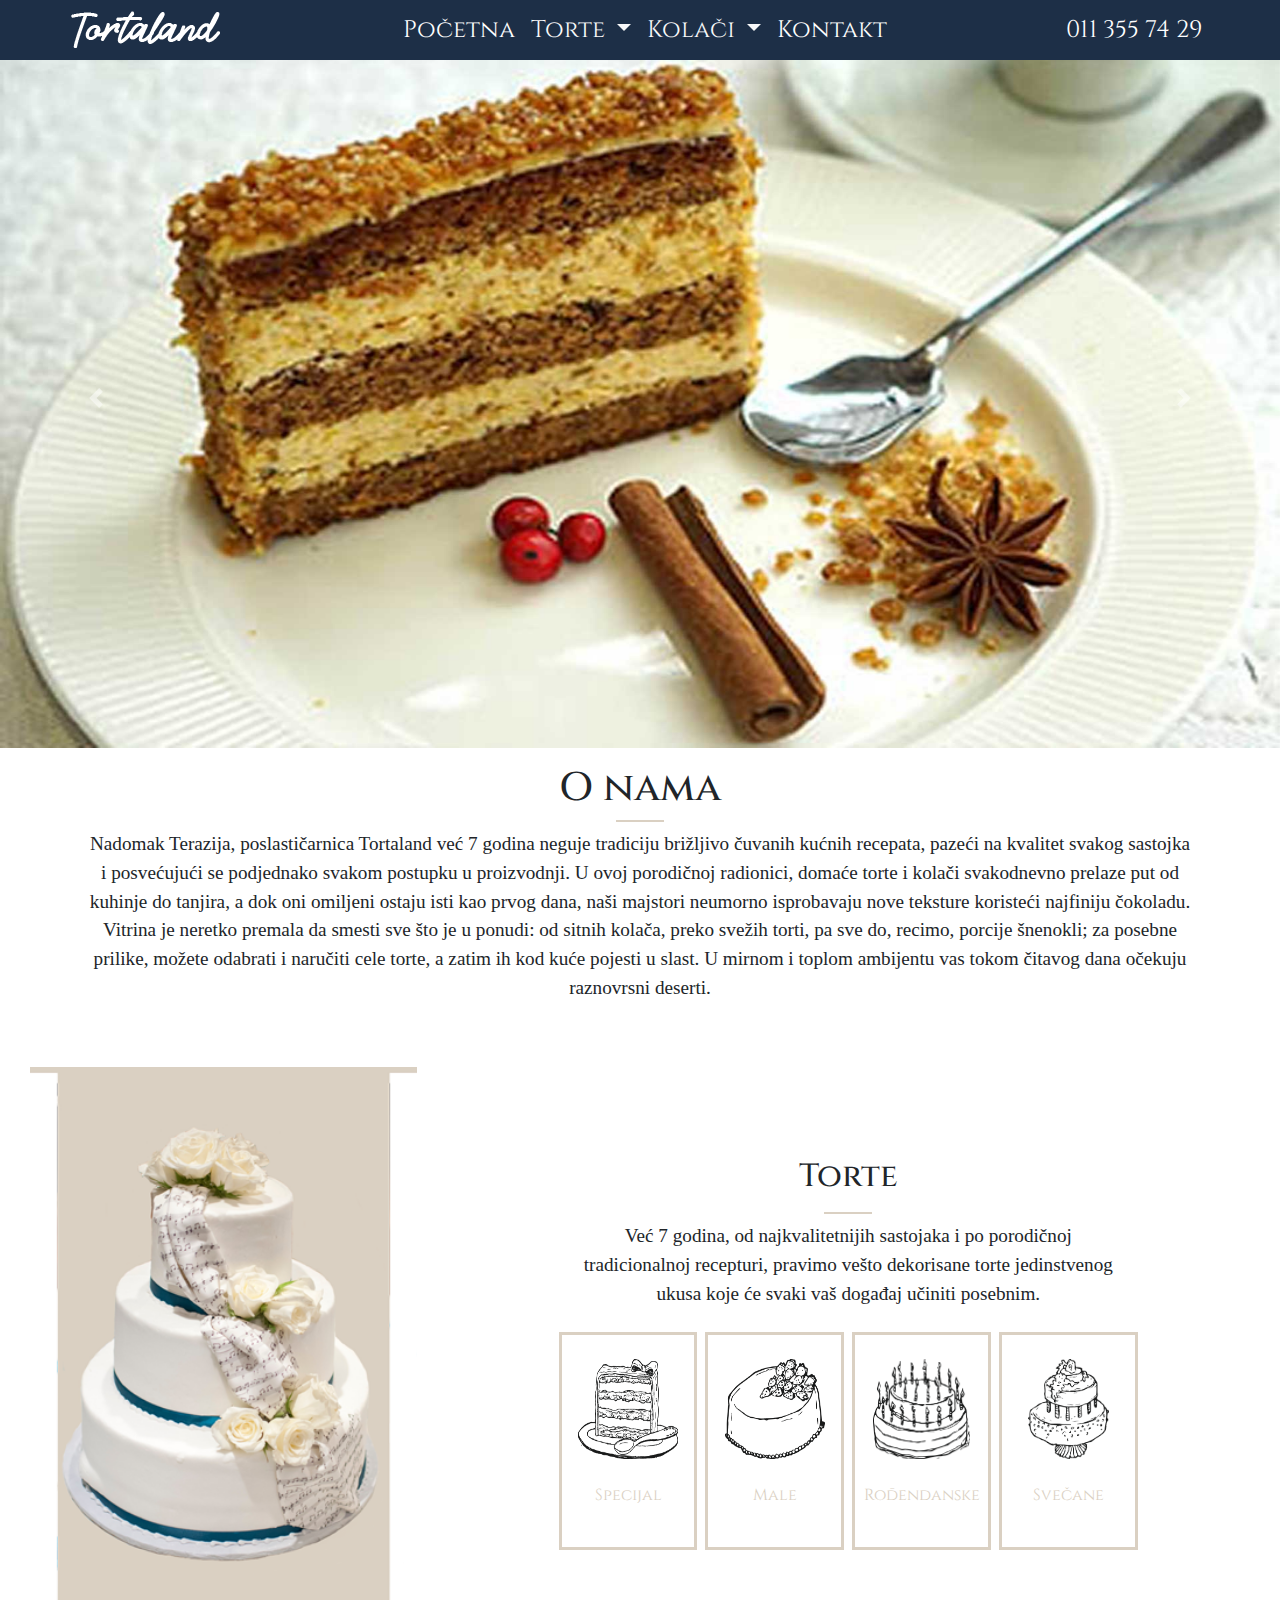
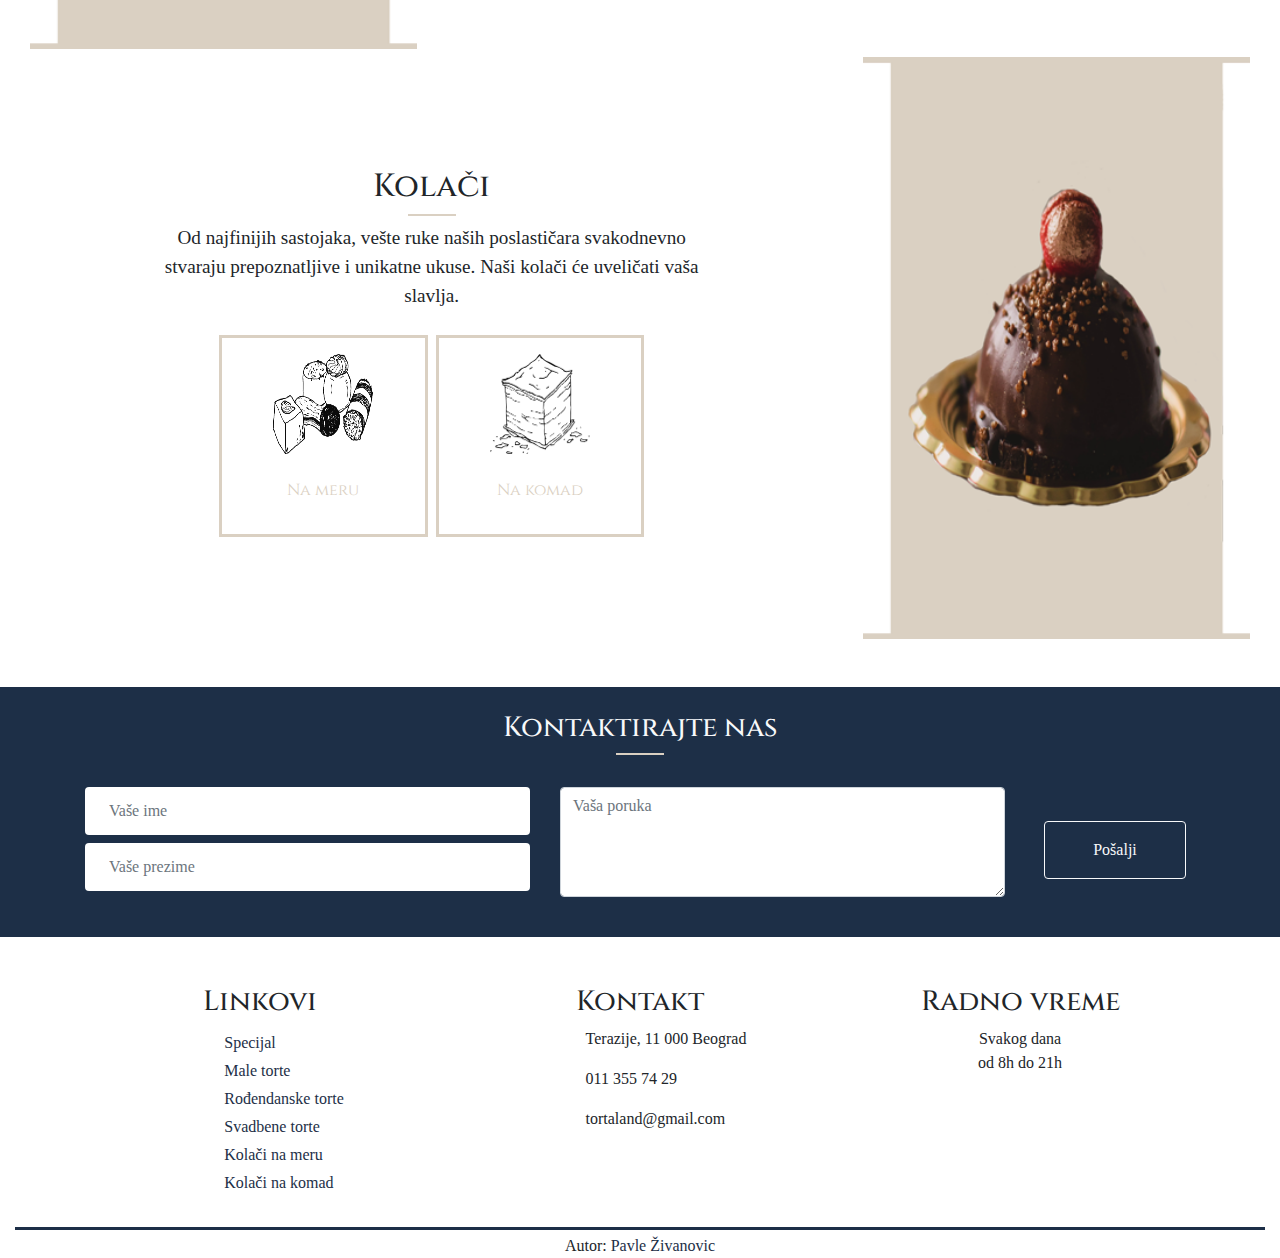
<file: index.html>
<!DOCTYPE html>
<html lang="en">
<head>
    <meta name="description" content="Poslastičarnica Tortaland bavi se izradom torti i kolača po vašoj želji. Nudimo izradu malih torti, rođendanskih torti, svadbenih i svečanih torti."/>
    <meta name="keywords" content="Tortaland, poslastičarnica, torte, kolači"/>
    <meta charset="UTF-8"/>
    <meta name="viewport" content="width=device-width, initial-scale=1.0"/>
    <meta http-equiv="X-UA-Compatible" content="ie=edge"/>
    <title>Početna | Tortaland | Poslastičarnica</title>
    <link rel="shortcut icon" href="img/logo.ico" type="image/x-icon"/>
    <link rel="stylesheet" href="bt/css/bootstrap.min.css"/>
    <link rel="stylesheet" href="css/style.min.css"/>
    <link href="https://fonts.googleapis.com/css?family=Cinzel&display=swap" rel="stylesheet">
    <link rel="stylesheet" href="https://use.fontawesome.com/releases/v5.9.0/css/all.css" integrity="sha384-i1LQnF23gykqWXg6jxC2ZbCbUMxyw5gLZY6UiUS98LYV5unm8GWmfkIS6jqJfb4E" crossorigin="anonymous">
    <script src="https://code.jquery.com/jquery-3.3.1.slim.min.js" integrity="sha384-q8i/X+965DzO0rT7abK41JStQIAqVgRVzpbzo5smXKp4YfRvH+8abtTE1Pi6jizo" crossorigin="anonymous"></script>
    <script src="https://cdnjs.cloudflare.com/ajax/libs/popper.js/1.14.7/umd/popper.min.js" integrity="sha384-UO2eT0CpHqdSJQ6hJty5KVphtPhzWj9WO1clHTMGa3JDZwrnQq4sF86dIHNDz0W1" crossorigin="anonymous"></script>
</head>
<body>
<div class="container-fluid pozadina fixed-top">
        <nav class="navbar navbar-expand-lg navbar-dark container np">
            <a class="navbar-brand" href="index.html"><img src="img/logo2.png" alt="Logo"></a>
            <button class="navbar-toggler border border-light" type="button" data-toggle="collapse" data-target="#navbarNavDropdown" aria-controls="navbarNavDropdown" aria-expanded="false" aria-label="Toggle navigation">
              <span class="navbar-toggler-icon">
              </span>
            </button>
            <div class="collapse navbar-collapse" id="navbarNavDropdown">
              <ul class="navbar-nav ml-lg-auto ml-md-0">
                <li class="nav-item active">
                  <a class="nav-link tekst pt-3 pt-sm-0 pt-md-0 pt-lg-0 pt-xl-0" href="#">Početna<span class="sr-only">(current)</span></a>
                </li>
                <li class="nav-item dropdown">
                    <a class="nav-link dropdown-toggle text-light tekst  pt-3 pt-sm-0 pt-md-0 pt-lg-0 pt-xl-0" href="#" id="navbarDropdownMenuLink" role="button" data-toggle="dropdown" aria-haspopup="true" aria-expanded="false">
                     Torte
                    </a>
                    <div class="dropdown-menu" aria-labelledby="navbarDropdownMenuLink">
                        <a class="dropdown-item tekst" href="specijal.html">Specijal</a>
                      <a class="dropdown-item tekst " href="maleTorte.html">Male </a>
                      <a class="dropdown-item tekst" href="rodjendanskeTorte.html">Rodjendanske </a>
                      <a class="dropdown-item tekst" href="svadbeneTorte.html">Svadbene </a>
                    </div>
                  </li>
                  <li class="nav-item dropdown">
                      <a class="nav-link dropdown-toggle text-light dp tekst   pt-3 pt-sm-0 pt-md-0 pt-lg-0 pt-xl-0" href="#" id="navbarDropdownMenuLink" role="button" data-toggle="dropdown" aria-haspopup="true" aria-expanded="false">
                        Kolači
                      </a>
                      <div class="dropdown-menu dp" aria-labelledby="navbarDropdownMenuLink">
                        <a class="dropdown-item tekst" href="kolaciNaMeru.html">Kolači na meru</a>
                        <a class="dropdown-item tekst" href="kolaciNaKomad.html">Kolači na komad</a>
                    </li>
                    <li class="nav-item active">
                        <a class="nav-link tekst pt-3 pt-sm-0 pt-md-0 pt-lg-0 pt-xl-0" href="kontakt.html">Kontakt</a>
                      </li>
                 
                     
                        </ul>
                        <ul class="navbar-nav ml-lg-auto ml-md-0">
                            <li class="nav-item active  pt-3 pt-sm-0 pt-md-0 pt-lg-0 pt-xl-0">
                                <a class="nav-link tekst" href="#"><i class="fas fa-phone-alt pr-1"></i> 011 355 74 29</a>
                             
                              </li>
                        </ul>
                    
            </div>
          </nav>
   
</div>

<div class="container-fluid np mt-5">
        <div id="carouselExampleControls" class="carousel slide" data-ride="carousel">
            <div class="carousel-inner">
               <div class="carousel-inner">
              <div class="carousel-item active">
                <img class="d-block w-100" src="img/1.jpg" alt="First slide">
              </div>
              <div class="carousel-item">
                  <img class="d-block w-100" src="img/2.jpg" alt="Second slide">
                </div>
                <div class="carousel-item">
                    <img class="d-block w-100" src="img/3.jpg" alt="Third slide">
                  </div>
           
           
            </div>
            <a class="carousel-control-prev" href="#carouselExampleControls" role="button" data-slide="prev">
              <span class="carousel-control-prev-icon" aria-hidden="true"></span>
              <span class="sr-only">Previous</span>
            </a>
            <a class="carousel-control-next" href="#carouselExampleControls" role="button" data-slide="next">
              <span class="carousel-control-next-icon" aria-hidden="true"></span>
              <span class="sr-only">Next</span>
            </a>
          </div>
    </div>
<div class="container">
  <div class="row">
    <div class="col-lg-12">
      <h1 class="text-center pt-3">O nama</h1>
      <div class="linija"></div>
      <p class="text-center tekstVeci">Nadomak Terazija, poslastičarnica Tortaland već 7 godina neguje tradiciju brižljivo čuvanih kućnih recepata, pazeći na kvalitet svakog sastojka i posvećujući se podjednako svakom postupku u proizvodnji. U ovoj porodičnoj radionici, domaće torte i kolači svakodnevno prelaze put od kuhinje do tanjira, a dok oni omiljeni ostaju isti kao prvog dana, naši majstori neumorno isprobavaju nove teksture koristeći najfiniju čokoladu. Vitrina je neretko premala da smesti sve što je u ponudi: od sitnih kolača, preko svežih torti, pa sve do, recimo, porcije šnenokli; za posebne prilike, možete odabrati i naručiti cele torte, a zatim ih kod kuće pojesti u slast. U mirnom i toplom ambijentu vas tokom čitavog dana očekuju raznovrsni deserti.</p>
    </div>
  </div>
</div>
<div class="container-fluid mt-5 mb-2">
  <div class="row">
   <div class="col-lg-4 d-none d-lg-block d-xl-block">
      <img src="img/torteee.png"class="w-100"alt="torte"/>
    </div>
    <div class="col-lg-8 col-md-12 mx-auto my-auto np">
        <div class="container mx-auto np">
          <div class="row mx-auto">
            <div class="col-lg-8 pr-1 pl-1 mx-auto my-auto">
              <h2 class="text-center mb-3 mx-auto">Torte</h2>
              <div class="linija"></div>
        <p class="text-center tekstVeci mx-auto mb-3">Već 7 godina, od najkvalitetnijih sastojaka i po porodičnoj tradicionalnoj recepturi, pravimo vešto dekorisane torte jedinstvenog ukusa koje će svaki vaš događaj učiniti posebnim.</p>
      </div>
      <div class="container">
                <div class="row mt-2 d-flex justify-content-center">
        <div class="col-lg-2 col-md-5 col-sm-10 col-xs-8 bordertk ml-2 mr-2 mt-2 np ml-md-1 mr-md-1 pt-4 pb-4 mt-md-3 mt-lg-0 mt-xl-0 mt-sm-2 my-sm-2 ">
            <a href="specijal.html" class="tik">
                        <div class="d-block text-center"><img src="img/torte1.png" alt="torte1" class="torte prva "/></div>
                         <div class="d-block pt-4"><p class="text-center ttk ">Specijal</p></div>
                        </a>
                        </div>
                   <div class="col-lg-2 col-md-5 col-sm-10 col-xs-8 bordertk ml-2 mr-2 mt-2 np ml-md-1 mr-md-1 pt-4 pb-4 mt-md-3 mt-lg-0 mt-xl-0 mt-sm-2 my-sm-2 ">
                      <a href="maleTorte.html" class="tik">
                     <div class="d-block text-center"><img src="img/torte4.png" alt="torte2" class="torte druga"/></div>
                      <div class="d-block pt-4"><p class="text-center ttk ">Male</p></div>
                    </a>
                    </div>
                   <div class="col-lg-2 col-md-5 col-sm-10 col-xs-8 bordertk ml-2 mr-2 mt-2 np ml-md-1 mr-md-1 pt-4 pb-4 mt-md-3 mt-lg-0 mt-xl-0 mt-sm-2 my-sm-2 ">
                      <a href="rodjendanskeTorte.html" class="tik">
                        <div class="d-block text-center"><img src="img/torte3.png" alt="torte3" class="torte "/></div>
                         <div class="d-block pt-4"><p class="text-center ttk ">Rođendanske</p></div>
                       </a>
                      </div>
                       <div class="col-lg-2 col-md-5 col-sm-10 col-xs-8 bordertk mt-2 ml-2 mr-2 np ml-md-1 mr-md-1 pt-4 pb-4 mt-md-3 mt-lg-0 mt-xl-0 mt-sm-2 my-sm-2  mt-xs-2">
                          <a href="svadbeneTorte.html" class="tik">
                          <div class="d-block text-center"><img src="img/torte2.png" alt="torte4" class="torte "/></div>
                           <div class="d-block pt-4"><p class="text-center ttk ">Svečane</p></div>
                          </a>
                          </div>
                </div> 
            </div>
          </div>
        </div>
    </div>

  </div>
</div>
<div class="container-fluid">
    <div class="row">
        <div class="col-lg-8  col-md-12 mx-auto my-auto np">
            <div class="container mx-auto np  mt-4">
                <div class="row mx-auto">
                  <div class="col-lg-8 pr-1 pl-1 mx-auto my-auto">
                    <h2 class="text-center mb-2 mx-auto">Kolači</h2>
                    <div class="linija"></div>
              <p class="text-center tekstVeci mx-auto mb-3">Od najfinijih sastojaka, vešte ruke naših poslastičara svakodnevno stvaraju prepoznatljive i unikatne ukuse. Naši kolači će uveličati vaša slavlja.</p>
            </div>
            <div class="container">
                      <div class="row mt-2 mt-md-0 d-flex justify-content-center">
                          <div class="col-lg-3 col-md-5 col-sm-10 bordertk mt-2 ml-2 mr-2 ml-md-1 mr-md-1 np pt-3 pb-3 mb-sm-3 mt-xs-2">
                              <a href="kolaciNaMeru.html" class="tik">
                            <div class="d-block text-center"><img src="img/kolaci1.png" alt="kolaci1" class="kolaci prva"/></div>
                               <div class="d-block pt-4"><p class="text-center ttk ">Na meru</p></div>
                              </a>
                             </div>
                          <div class="col-lg-3 col-md-5 col-sm-10 bordertk mt-2 ml-2 mr-2 ml-md-1 mr-md-1 np pt-3 pb-3 mb-sm-3 mt-xs-2">
                          <a href="kolaciNaKomad.html" class="tik">
                            <div class="d-block text-center"><img src="img/kolaci2.png" alt="kolaci2" class="kolaci prva"/></div>
                            <div class="d-block pt-4"><p class="text-center ttk">Na komad</p></div>
                          </a>
                          </div>
                      </div> 
                  </div>
                </div>
              </div>
        
         </div>
         <div class="col-lg-4 d-none d-lg-block d-xl-block">
              
          <img src="img/kolaci-pocetna1.png"class="w-100"alt="kolaci"/>
         </div>
     
       </div>

</div>
<div class="container-fluid pozadina p-4 mt-5">
    <div class="container my-auto">
<div class="row mb-4">
    <div class="col-lg-12 p-0">
    <h3 class="text-center text-light">Kontaktirajte nas</h3>
    <div class="linija"></div>
  </div>
</div>
  <div class="row">
    <div class="col-lg-5"><form id="forma" action="" method="GET">
      <div class="form-group mb-2">
        
        <input type="text" class="form-control p-4" id="formGroupExampleInput" placeholder="Vaše ime"/>
      </div>
      <div class="form-group mb-2">
        <input type="text" class="form-control p-4" id="formGroupExampleInput2" placeholder="Vaše prezime"/>
      </div>
    </form></div>
    <div class="col-lg-5">
        <form id="forma" action="" method="GET">
      <div class="form-group">
        <textarea class="form-control" id="exampleFormControlTextarea1" rows="4" placeholder="Vaša poruka"></textarea>
      </div>
    </form>
    </div>
    <div class="col-lg-2 col-md-10 col-sm-12 col-xs-12 mx-auto d-flex align-items-center">
        <input class="btn btn-transparent border border-light text-light mx-auto pl-5 pr-5 pt-3 pb-3" type="submit"form="forma" value="Pošalji">
    </div>
  </div>
</div>
</div>
<div class="container">
  <div class="row mt-5">
    
    <div class="col-lg-4 col-md-6 ml-md-auto ">
      <div class="textHolder">
      <h3 class="">Linkovi</h3>
      </div>
      <div class="d-flex justify-content-center">
      <ul class="pl-0">
        <li class="mt-1  ml-5"><a href="specijal.html" class="linkovi">Specijal</a></li>
        <li class="mt-1 ml-5"><a href="maleTorte.html" class="linkovi">Male torte</a></li>
        <li class="mt-1 ml-5"><a href="rodjendanskeTorte.html" class="linkovi">Rođendanske torte</a></li>
        <li class="mt-1 ml-5"><a href="svadbeneTorte.html" class="linkovi">Svadbene torte</a></li>
        <li class="mt-1 ml-5"><a href="kolaciNaMeru.html" class="linkovi">Kolači na meru</a></li>
        <li class="mt-1 ml-5"><a href="kolaciNaKomad.html" class="linkovi">Kolači na komad</a></li>
      </ul>
    </div>
    </div>
    <div class="col-lg-4 col-md-6 mx-md-auto ">
        <h3 class="text-center">Kontakt</h3>
        <div class="textHolder ">
          <div class="twrap ">
        <p class="ml-5"><i class="fas fa-map-marker-alt mr-1 "></i>Terazije, 11 000 Beograd</p>
        <p class="ml-5"><i class="fas fa-phone-alt mr-1"></i>011 355 74 29</p>
        <p class="ml-5"><i class="fas fa-envelope mr-1"></i>tortaland@gmail.com</p>
        <p class="text-center">
          <a href="https://www.facebook.com/" target="blank"><i class="fab fa-facebook-f mr-2 soc"></i></a>
           <a href="https://www.instagram.com/" target="blank"><i class="fab fa-instagram mr-2 soc"></i></a>
            <a href="https://twitter.com/?lang=sr"target="blank"><i class="fab fa-twitter soc mr-2"></i></a>
            <a href="sitemap.xml"target="blank"><i class="fas fa-sitemap soc"></i></a>
          
          </p>
      </div>
      </div>
    </div>
    <div class="col-lg-4 col-md-12 col-sm-12 ">
        <h3 class="text-center">Radno vreme</h3>
        <p class="mb-0 text-center">Svakog dana</p>
        <p class="text-center">od 8h do 21h</p>
    </div>
      </div>
    </div>
  

<div class="container-fluid mt-3 ">
  <div class="row mt-3">
    <div class="col-lg-12 fborder pt-1">
      <p class="text-center my-auto"> Autor: <a href="autor.html" class="linkovi autor">Pavle Živanovic</a></p>
    </div>
  </div>
</div>
<script src="bt/js/bootstrap.min.js"></script>

   
</body>
</html>
</file>
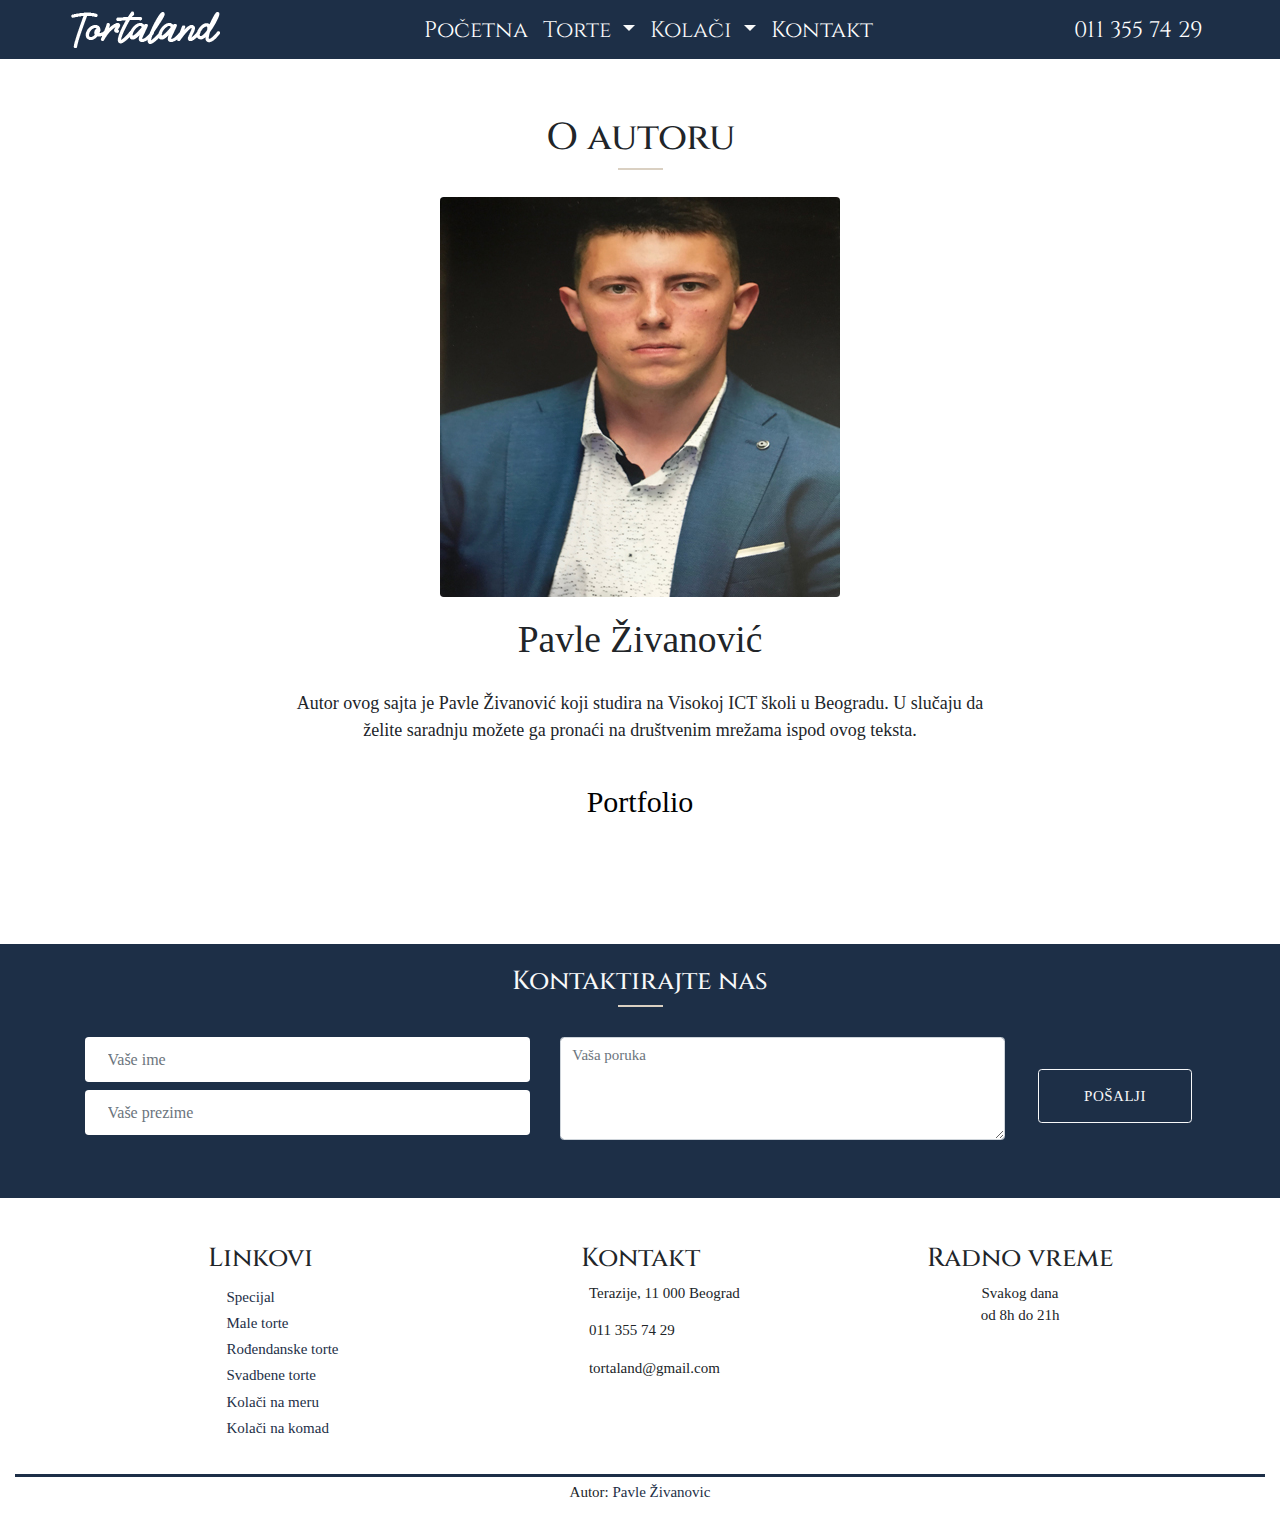
<file: autor.html>
<!DOCTYPE html>
<html lang="en">
<head>
    <meta name="description" content="Stranica o autoru ovog veb sajta Pavlu Živanoviću."/>
    <meta name="keywords" content="Pavle Živanović, o autoru, portfolio, Tortaland, poslastičarnica"/>
    <meta charset="UTF-8"/>
    <meta name="viewport" content="width=device-width, initial-scale=1.0"/>
    <meta http-equiv="X-UA-Compatible" content="ie=edge"/>
    <title>O autoru | Tortaland | Poslastičarnica</title>
    <link rel="shortcut icon" href="img/logo.ico" type="image/x-icon"/>
    <link rel="stylesheet" href="mt/css/materialize.min.css"/>
    <link rel="stylesheet" href="bt/css/bootstrap.min.css"/>
    <link rel="stylesheet" href="css/style.min.css"/>
    <link href="https://fonts.googleapis.com/css?family=Cinzel&display=swap" rel="stylesheet">
    <link rel="stylesheet" href="https://use.fontawesome.com/releases/v5.9.0/css/all.css" integrity="sha384-i1LQnF23gykqWXg6jxC2ZbCbUMxyw5gLZY6UiUS98LYV5unm8GWmfkIS6jqJfb4E" crossorigin="anonymous">
    <script src="https://code.jquery.com/jquery-3.3.1.slim.min.js" integrity="sha384-q8i/X+965DzO0rT7abK41JStQIAqVgRVzpbzo5smXKp4YfRvH+8abtTE1Pi6jizo" crossorigin="anonymous"></script>
    <script src="https://cdnjs.cloudflare.com/ajax/libs/popper.js/1.14.7/umd/popper.min.js" integrity="sha384-UO2eT0CpHqdSJQ6hJty5KVphtPhzWj9WO1clHTMGa3JDZwrnQq4sF86dIHNDz0W1" crossorigin="anonymous"></script>
    <script src="https://cdnjs.cloudflare.com/ajax/libs/materialize/1.0.0/js/materialize.min.js"></script>
    <link href="https://fonts.googleapis.com/icon?family=Material+Icons" rel="stylesheet">
  </head>
<body>
<div class="container-fluid pozadina fixed-top">
        <nav class="navbar navbar-expand-lg navbar-dark container np">
            <a class="navbar-brand" href="index.html"><img src="img/logo2.png" alt="Logo"></a>
            <button class="navbar-toggler border border-light" type="button" data-toggle="collapse" data-target="#navbarNavDropdown" aria-controls="navbarNavDropdown" aria-expanded="false" aria-label="Toggle navigation">
              <span class="navbar-toggler-icon">
              </span>
            </button>
            <div class="collapse navbar-collapse" id="navbarNavDropdown">
              <ul class="navbar-nav ml-lg-auto ml-md-0">
                <li class="nav-item active">
                  <a class="nav-link tekst pt-2 pt-3 pt-sm-0 pt-md-0 pt-lg-0 pt-xl-0" href="index.html">Početna<span class="sr-only">(current)</span></a>
                </li>
                <li class="nav-item dropdown">
                    <a class="nav-link dropdown-toggle text-light tekst  pt-2 pt-3 pt-sm-0 pt-md-0 pt-lg-0 pt-xl-0" href="#" id="navbarDropdownMenuLink" role="button" data-toggle="dropdown" aria-haspopup="true" aria-expanded="false">
                     Torte
                    </a>
                    <div class="dropdown-menu" aria-labelledby="navbarDropdownMenuLink">
                        <a class="dropdown-item tekst" href="specijal.html">Specijal</a>
                      <a class="dropdown-item tekst" href="maleTorte.html">Male </a>
                      <a class="dropdown-item tekst " href="rodjendanskeTorte.html">Rodjendanske </a>
                      <a class="dropdown-item tekst " href="svadbeneTorte.html">Svadbene </a>
                    </div>
                  </li>
                  <li class="nav-item dropdown">
                      <a class="nav-link dropdown-toggle text-light dp tekst  pt-2 pt-3 pt-sm-0 pt-md-0 pt-lg-0 pt-xl-0" href="#" id="navbarDropdownMenuLink" role="button" data-toggle="dropdown" aria-haspopup="true" aria-expanded="false">
                        Kolači
                      </a>
                      <div class="dropdown-menu dp" aria-labelledby="navbarDropdownMenuLink">
                        <a class="dropdown-item tekst" href="kolaciNaMeru.html">Kolači na meru</a>
                        <a class="dropdown-item tekst" href="kolaciNaKomad.html">Kolači na komad</a>
                    </li>
                    <li class="nav-item active">
                        <a class="nav-link tekst  pt-2 pt-3 pt-sm-0 pt-md-0 pt-lg-0 pt-xl-0" href="kontakt.html">Kontakt</a>
                      </li>
                   
                     
                        </ul>
                        <ul class="navbar-nav ml-lg-auto ml-md-0 ">
                            <li class="nav-item active pt-3 pt-sm-0 pt-md-0 pt-lg-0 pt-xl-0">
                                <a class="nav-link tekst d-flex align-items-center" href="#"><i class="fas fa-phone-alt pr-1 d-flex align-items-center"></i> 011 355 74 29</a>
                             
                              </li>
                        </ul>
                    
            </div>
          </nav>
   
</div>
    <div class="container margina">
        <div class="row">
            <div class="col-lg-12">
                <h1 class="center-align mt-5">O autoru</h1>
                <div class="linija"></div>
            </div>
        </div>
    </div>
    <div class="container">
        <div class="row">
            <div class="col-lg-12 d-flex justify-content-center">
                <img src="img/a1.jpg" alt="autor" class="responsive-img rounded"/>
            </div>
        </div>
        <div class="row">
            <div class="col-lg-12">
              <h1 class="center-align linkovi">Pavle Živanović</h1>
            </div>
        </div>
        <div class="row">
          <div class="col-lg-8 mx-auto">
              <p class="center-align tekstVeci">Autor ovog sajta je Pavle Živanović koji studira na Visokoj ICT školi u Beogradu. U slučaju da želite saradnju možete ga pronaći na društvenim mrežama ispod ovog teksta.</p>
          </div>
        </div>
        <div class="row">
            <div class="col-lg-12">
                <p class="center-align"><a href="https://pavlez.github.io/Portfolio/" target="blank" class="linkovi tekstVeci socv">Portfolio</a></p>
                <p class="center-align"> <a href="https://www.facebook.com/pavle.zivanovic.7" target="blank"><i class="fab fa-facebook-f mr-2 socv"></i></a>
                    <a href="https://www.instagram.com/zivanovic_pavle/" target="blank"><i class="fab fa-instagram mr-2 socv"></i></a>
                     <a href="https://twitter.com/?lang=sr"target="blank"><i class="fab fa-twitter mr-2 socv"></i></a>
                    <a href="https://www.linkedin.com/in/pavle-zivanovic-b37880162/" target="blank"><i class="fab fa-linkedin-in socv"></i></a>
                </p>
            </div>
        </div>

    </div>


<div class="container-fluid pozadina p-4 mt-5">
    <div class="container my-auto">
<div class="row mb-4">
    <div class="col-lg-12 p-0">
        <h3 class="text-center text-light">Kontaktirajte nas</h3>
    <div class="linija"></div>
  </div>
</div>
  <div class="row">
    <div class="col-lg-5"><form id="forma" action="" method="GET">
      <div class="form-group mb-2">
        
        <input type="text" class="form-control p-4" id="formGroupExampleInput" placeholder="Vaše ime"/>
      </div>
      <div class="form-group mb-2">
        <input type="text" class="form-control p-4" id="formGroupExampleInput2" placeholder="Vaše prezime"/>
      </div>
    </form></div>
    <div class="col-lg-5">
        <form id="forma" action="" method="GET">
      <div class="form-group">
        <textarea class="form-control" id="exampleFormControlTextarea1" rows="4" placeholder="Vaša poruka"></textarea>
      </div>
    </form>
    </div>
    <div class="col-lg-2 col-md-10 col-sm-12 col-xs-12 mx-auto d-flex align-items-center">
        <input class="btn btn-transparent border border-light text-light mx-auto pl-5 pr-5 pt-3 pb-3" type="submit"form="forma" value="Pošalji">
    </div>
  </div>
</div>
</div>
<div class="container">
    <div class="row mt-5">
      
      <div class="col-lg-4 col-md-6 ml-md-auto ">
        <div class="textHolder">
        <h3 class="">Linkovi</h3>
        </div>
        <div class="d-flex justify-content-center">
        <ul class="">
          <li class="mt-1  ml-5"><a href="specijal.html" class="linkovi">Specijal</a></li>
          <li class="mt-1 ml-5"><a href="maleTorte.html" class="linkovi">Male torte</a></li>
          <li class="mt-1 ml-5"><a href="rodjendanskeTorte.html" class="linkovi">Rođendanske torte</a></li>
          <li class="mt-1 ml-5"><a href="svadbeneTorte.html" class="linkovi">Svadbene torte</a></li>
          <li class="mt-1 ml-5"><a href="kolaciNaMeru.html" class="linkovi">Kolači na meru</a></li>
          <li class="mt-1 ml-5"><a href="kolaciNaKomad.html" class="linkovi">Kolači na komad</a></li>
        </ul>
      </div>
      </div>
      <div class="col-lg-4 col-md-6 mx-md-auto ">
          <h3 class="text-center">Kontakt</h3>
          <div class="textHolder ">
            <div class="twrap ">
          <p class="ml-5"><i class="fas fa-map-marker-alt mr-1 "></i>Terazije, 11 000 Beograd</p>
          <p class="ml-5"><i class="fas fa-phone-alt mr-1"></i>011 355 74 29</p>
          <p class="ml-5"><i class="fas fa-envelope mr-1"></i>tortaland@gmail.com</p>
          <p class="text-center">
              <a href="https://www.facebook.com/" target="blank"><i class="fab fa-facebook-f mr-2 soc"></i></a>
              <a href="https://www.instagram.com/" target="blank"><i class="fab fa-instagram mr-2 soc"></i></a>
               <a href="https://twitter.com/?lang=sr"target="blank"><i class="fab fa-twitter soc mr-2"></i></a>
               <a href="sitemap.xml"target="blank"><i class="fas fa-sitemap soc"></i></a></p>
        </div>
        </div>
      </div>
      <div class="col-lg-4 col-md-12 col-sm-12 ">
          <h3 class="text-center">Radno vreme</h3>
          <p class="mb-0 text-center">Svakog dana</p>
          <p class="text-center">od 8h do 21h</p>
      </div>
        </div>
      </div>
  

<div class="container-fluid mt-3 ">
  <div class="row mt-3">
    <div class="col-lg-12 fborder pt-1">
      <p class="text-center my-auto"> Autor: <a href="#" class="linkovi autor">Pavle Živanovic</a></p>
    </div>
  </div>
</div>
<script src="bt/js/bootstrap.min.js"></script>

   
</body>
</html>
</file>
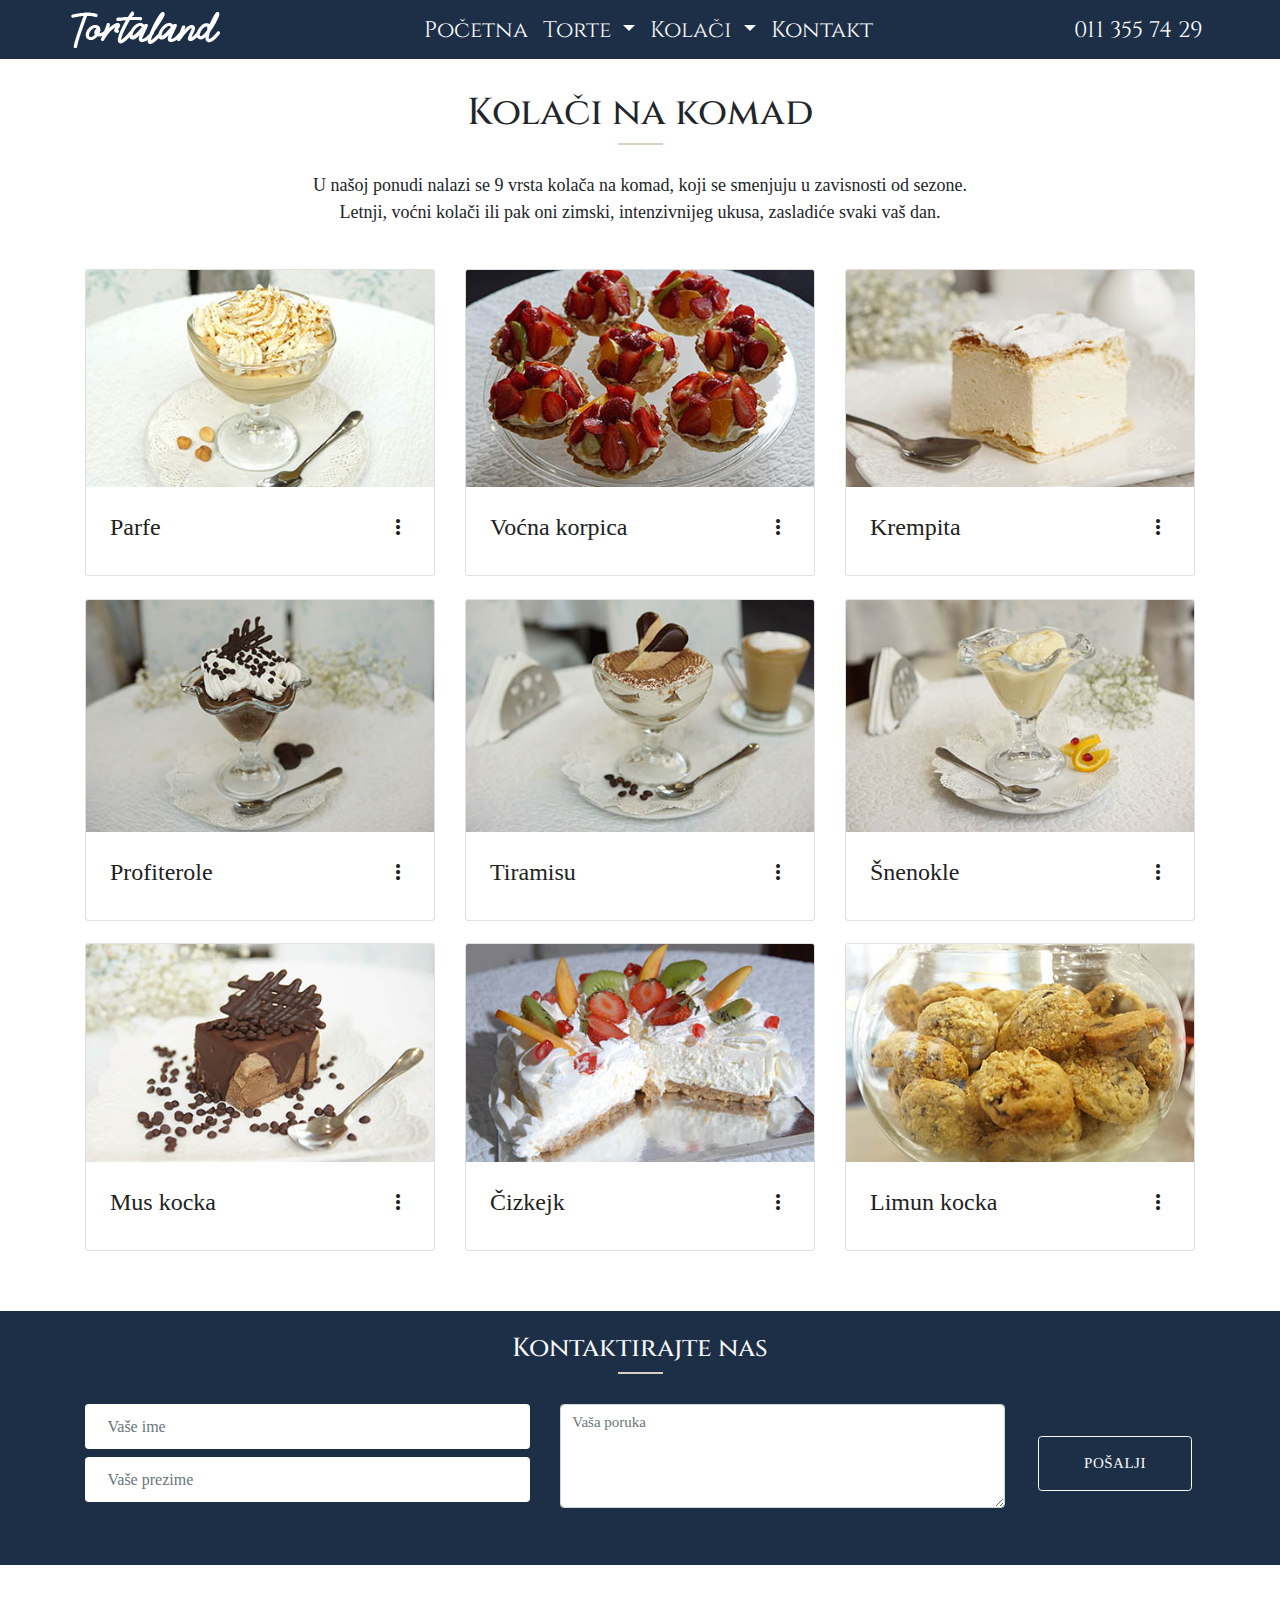
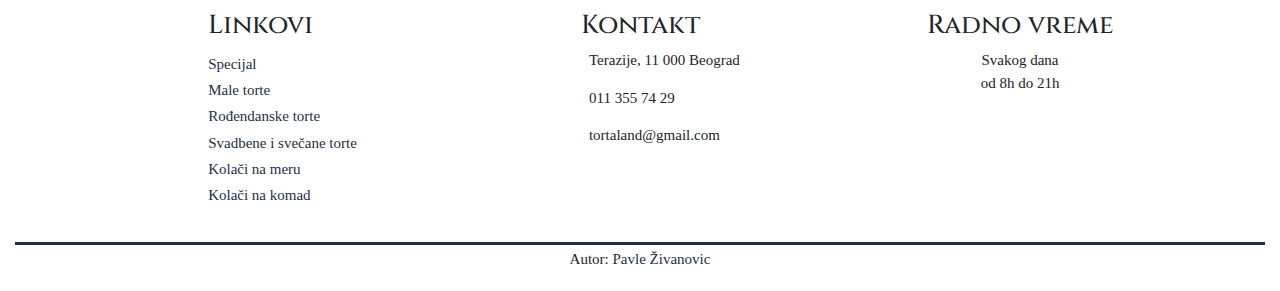
<file: kolaciNaKomad.html>
<!DOCTYPE html>
<html lang="en">
<head>
    <meta name="description" content="U našoj ponudi nalazi se 9 vrsti kolača na komad. "/>
    <meta name="keywords" content="Tortaland, poslastičarnica, Kolači na komad, 9 vrsti, parfe,krempita, čizkejk"/>
    <meta charset="UTF-8"/>
    <meta name="viewport" content="width=device-width, initial-scale=1.0"/>
    <meta http-equiv="X-UA-Compatible" content="ie=edge"/>
    <title>Kolači na komad |Tortaland | Poslasticarnica</title>
    <link rel="shortcut icon" href="img/logo.ico" type="image/x-icon"/>
    <link rel="stylesheet" href="mt/css/materialize.min.css"/>
    <link rel="stylesheet" href="bt/css/bootstrap.min.css"/>
    <link rel="stylesheet" href="css/style.min.css"/>
    <link href="https://fonts.googleapis.com/css?family=Cinzel&display=swap" rel="stylesheet">
    <link rel="stylesheet" href="https://use.fontawesome.com/releases/v5.9.0/css/all.css" integrity="sha384-i1LQnF23gykqWXg6jxC2ZbCbUMxyw5gLZY6UiUS98LYV5unm8GWmfkIS6jqJfb4E" crossorigin="anonymous">
    <script src="https://code.jquery.com/jquery-3.3.1.slim.min.js" integrity="sha384-q8i/X+965DzO0rT7abK41JStQIAqVgRVzpbzo5smXKp4YfRvH+8abtTE1Pi6jizo" crossorigin="anonymous"></script>
    <script src="https://cdnjs.cloudflare.com/ajax/libs/popper.js/1.14.7/umd/popper.min.js" integrity="sha384-UO2eT0CpHqdSJQ6hJty5KVphtPhzWj9WO1clHTMGa3JDZwrnQq4sF86dIHNDz0W1" crossorigin="anonymous"></script>
    <script src="https://cdnjs.cloudflare.com/ajax/libs/materialize/1.0.0/js/materialize.min.js"></script>
    <link href="https://fonts.googleapis.com/icon?family=Material+Icons" rel="stylesheet">
  </head>
<body>
<div class="container-fluid pozadina fixed-top">
        <nav class="navbar navbar-expand-lg navbar-dark container np">
            <a class="navbar-brand" href="index.html"><img src="img/logo2.png" alt="Logo"></a>
            <button class="navbar-toggler border border-light" type="button" data-toggle="collapse" data-target="#navbarNavDropdown" aria-controls="navbarNavDropdown" aria-expanded="false" aria-label="Toggle navigation">
              <span class="navbar-toggler-icon">
              </span>
            </button>
            <div class="collapse navbar-collapse" id="navbarNavDropdown">
              <ul class="navbar-nav ml-lg-auto ml-md-0">
                <li class="nav-item active">
                  <a class="nav-link tekst   pt-3 pt-sm-0 pt-md-0 pt-lg-0 pt-xl-0" href="index.html">Početna<span class="sr-only">(current)</span></a>
                </li>
                <li class="nav-item dropdown">
                    <a class="nav-link dropdown-toggle text-light tekst   pt-3 pt-sm-0 pt-md-0 pt-lg-0 pt-xl-0" href="#" id="navbarDropdownMenuLink" role="button" data-toggle="dropdown" aria-haspopup="true" aria-expanded="false">
                     Torte
                    </a>
                    <div class="dropdown-menu" aria-labelledby="navbarDropdownMenuLink">
                        <a class="dropdown-item tekst" href="specijal.html">Specijal</a>
                      <a class="dropdown-item tekst" href="maleTorte.html">Male</a>
                      <a class="dropdown-item tekst" href="rodjendanskeTorte.html">Rodjendanske</a>
                      <a class="dropdown-item tekst" href="svadbeneTorte.html">Svadbene </a>
                    </div>
                  </li>
                  <li class="nav-item dropdown">
                      <a class="nav-link dropdown-toggle text-light dp tekst   pt-3 pt-sm-0 pt-md-0 pt-lg-0 pt-xl-0" href="#" id="navbarDropdownMenuLink" role="button" data-toggle="dropdown" aria-haspopup="true" aria-expanded="false">
                        Kolači
                      </a>
                      <div class="dropdown-menu dp" aria-labelledby="navbarDropdownMenuLink">
                        <a class="dropdown-item tekst" href="kolaciNaMeru.html">Kolači na meru</a>
                        <a class="dropdown-item tekst" href="kolaciNaKomad.html">Kolači na komad</a>
                    </li>
                    <li class="nav-item active">
                        <a class="nav-link tekst  pt-3 pt-sm-0 pt-md-0 pt-lg-0 pt-xl-0" href="kontakt.html">Kontakt</a>
                      </li>
                   
                     
                        </ul>
                        <ul class="navbar-nav ml-lg-auto ml-md-0 ">
                            <li class="nav-item active  pt-3 pt-sm-0 pt-md-0 pt-lg-0 pt-xl-0">
                                <a class="nav-link tekst d-flex align-items-center" href="#"><i class="fas fa-phone-alt pr-1 d-flex align-items-center"></i> 011 355 74 29</a>
                             
                              </li>
                        </ul>
                    
            </div>
          </nav>
   
</div>
<div class="container-fluid mt-5">
    <div class="row ">
            <div class="col-lg-12">
                <h1 class="text-center mt-5">Kolači na komad</h1>
                <div class="linija"></div>
            </div>
        </div>
            <div class="row d-flex justify-content-center">
                <div class="col-lg-7">
                        <p class="text-center tekstVeci">U našoj ponudi nalazi se 9 vrsta kolača na komad, koji se smenjuju u zavisnosti od sezone. Letnji, voćni kolači ili pak oni zimski, intenzivnijeg ukusa, zasladiće svaki vaš dan.</p>
                </div>
            </div>
    </div>
</div>
<div class="container"> 
    <div class="row">

                <div class="col-lg-4 col-md-6 col-xs-12">
                  <div class="card">
                    <div class="card-image waves-effect waves-block waves-light">
                      <img class="activator" src="img/knk1.jpg" alt="knk1"/>
                    </div>
                    <div class="card-content">
                      <span class="card-title activator grey-text text-darken-4">Parfe<i class="material-icons right">more_vert</i></span>
                    </div>
                    <div class="card-reveal">
                      <span class="card-title grey-text text-darken-4">Sastojci:<i class="material-icons right">close</i></span>
                      <p>Jaja, šećer, mleko, gustin, slatka pavlaka, seckani lešnik</p>
                    
                    </div>
                  </div>
                </div>
                <div class="col-lg-4 col-md-6 col-xs-12">
                    <div class="card">
                      <div class="card-image waves-effect waves-block waves-light">
                        <img class="activator" src="img/knk2.jpg" alt="knk2"/>
                      </div>
                      <div class="card-content">
                        <span class="card-title activator grey-text text-darken-4">Voćna korpica<i class="material-icons right">more_vert</i></span>
                      </div>
                      <div class="card-reveal">
                        <span class="card-title grey-text text-darken-4">Sastojci:<i class="material-icons right">close</i></span>
                        <p>Jaja, margarin, brašno, šećer, slatka pavlaka, voće</p>
                      </div>
                    </div>
                </div>
                <div class="col-lg-4 col-md-6 col-xs-12">
                    <div class="card">
                      <div class="card-image waves-effect waves-block waves-light">
                        <img class="activator" src="img/knk3.jpg" alt="knk3"/>
                      </div>
                      <div class="card-content">
                        <span class="card-title activator grey-text text-darken-4">Krempita<i class="material-icons right">more_vert</i></span>
                      </div>
                      <div class="card-reveal">
                        <span class="card-title grey-text text-darken-4">Sastojci:<i class="material-icons right">close</i></span>
                        
                        <p> Jaja, slatka pavlaka, šećer, želatin, lisnato testo</p>
                       
                      </div>
                    </div>
                </div>
                <div class="col-lg-4 col-md-6 col-xs-12">
                    <div class="card">
                      <div class="card-image waves-effect waves-block waves-light">
                        <img class="activator" src="img/knk4.jpg" alt="knk4"/>
                      </div>
                      <div class="card-content">
                        <span class="card-title activator grey-text text-darken-4">Profiterole<i class="material-icons right">more_vert</i></span>
                      </div>
                      <div class="card-reveal">
                        <span class="card-title grey-text text-darken-4">Sastojci:<i class="material-icons right">close</i></span>
                        <p>Jaja, margarin, mleko, brašno, slatka pavlaka, čokolada.</p>
                      </div>
                    </div>
                </div>
                <div class="col-lg-4 col-md-6 col-xs-12">
                    <div class="card">
                      <div class="card-image waves-effect waves-block waves-light">
                        <img class="activator" src="img/knk5.jpg" alt="knk5"/>
                      </div>
                      <div class="card-content">
                        <span class="card-title activator grey-text text-darken-4">Tiramisu<i class="material-icons right">more_vert</i></span>
                      </div>
                      <div class="card-reveal">
                        <span class="card-title grey-text text-darken-4">Sastojci:<i class="material-icons right">close</i></span>
                        <p>Jaja, puter, maskapone, slatka pavlaka, piškote, nes kafa, aroma ruma, kakao.</p> 
                      </div>
                    </div>
                </div>
                <div class="col-lg-4 col-md-6 col-xs-12">
                    <div class="card">
                      <div class="card-image waves-effect waves-block waves-light">
                        <img class="activator" src="img/knk6.jpg" alt="knk6"/>
                      </div>
                      <div class="card-content">
                        <span class="card-title activator grey-text text-darken-4">Šnenokle<i class="material-icons right">more_vert</i></span>
                      </div>
                      <div class="card-reveal">
                        <span class="card-title grey-text text-darken-4">Sastojci:<i class="material-icons right">close</i></span>
                        <p>Jaja, slatka pavlaka, šećer, mleko, vanilin šećer, gustin, limun.</p> 
                      </div>
                    </div>
                </div>
                <div class="col-lg-4 col-md-6 col-xs-12">
                    <div class="card">
                      <div class="card-image waves-effect waves-block waves-light">
                        <img class="activator" src="img/knk7.jpg" alt="knk7"/>
                      </div>
                      <div class="card-content">
                        <span class="card-title activator grey-text text-darken-4">Mus kocka<i class="material-icons right">more_vert</i></span>
                      </div>
                      <div class="card-reveal">
                        <span class="card-title grey-text text-darken-4">Sastojci:<i class="material-icons right">close</i></span>
                        <h4>Kore:</h4>
                        <p>Jaja, puter, brašno, čokolada</p> 
                        <h4>Krem:</h4>
                        <p>Slatka pavlaka, želatin, šećer, čokolada, nutela.</p>
                      </div>
                    </div>
                </div>
                <div class="col-lg-4 col-md-6 col-xs-12">
                    <div class="card">
                      <div class="card-image waves-effect waves-block waves-light">
                        <img class="activator" src="img/knk8.jpg" alt="knk8"/>
                      </div>
                      <div class="card-content">
                        <span class="card-title activator grey-text text-darken-4">Čizkejk<i class="material-icons right">more_vert</i></span>
                      </div>
                      <div class="card-reveal">
                        <span class="card-title grey-text text-darken-4">Sastojci:<i class="material-icons right">close</i></span>
                        <h4>Kore:</h4>
                        <p>Brašno, šećer, margarin, orah, limunova kora, cimet.</p> 
                        <h4>Krem:</h4>
                        <p>Maskapone ,slatka pavlaka, kisela pavlaka, šećer, limun, voće.</p>
                      </div>
                    </div>
                </div>
                <div class="col-lg-4 col-md-6 col-xs-12 mx-md-auto">
                    <div class="card">
                      <div class="card-image waves-effect waves-block waves-light">
                        <img class="activator" src="img/knm9.jpg" alt="knk9"/>
                      </div>
                      <div class="card-content">
                        <span class="card-title activator grey-text text-darken-4">Limun kocka<i class="material-icons right">more_vert</i></span>
                      </div>
                      <div class="card-reveal">
                        <span class="card-title grey-text text-darken-4">Sastojci:<i class="material-icons right">close</i></span>
                        <h4>Kore:</h4>
                        <p>Jaja, šećer, brašno, kora od limuna, kora od pomorandže.</p> 
                        <h4>Krem:</h4>
                        <p>Jaja, šećer, ceđeni sok od limuna i pomorandže, puter, slatka pavlaka.</p>
                      </div>
                    </div>
                </div>
              
                 
                
                
                
     </div>
</div>

<div class="container-fluid pozadina p-4 mt-5">
    <div class="container my-auto">
<div class="row mb-4">
    <div class="col-lg-12 p-0">
        <h3 class="text-center text-light">Kontaktirajte nas</h3>
    <div class="linija"></div>
  </div>
</div>
  <div class="row">
    <div class="col-lg-5"><form id="forma" action="" method="GET">
      <div class="form-group mb-2">
        
        <input type="text" class="form-control p-4" id="formGroupExampleInput" placeholder="Vaše ime"/>
      </div>
      <div class="form-group mb-2">
        <input type="text" class="form-control p-4" id="formGroupExampleInput2" placeholder="Vaše prezime"/>
      </div>
    </form></div>
    <div class="col-lg-5">
        <form id="forma" action="" method="GET">
      <div class="form-group">
        <textarea class="form-control" id="exampleFormControlTextarea1" rows="4" placeholder="Vaša poruka"></textarea>
      </div>
    </form>
    </div>
    <div class="col-lg-2 col-md-10 col-sm-12 col-xs-12 mx-auto d-flex align-items-center">
        <input class="btn btn-transparent border border-light text-light mx-auto pl-5 pr-5 pt-3 pb-3" type="submit"form="forma" value="Pošalji">
    </div>
  </div>
</div>
</div>
<div class="container">
    <div class="row mt-5">
      
      <div class="col-lg-4 col-md-6 ml-md-auto ">
        <div class="textHolder">
        <h3 class="">Linkovi</h3>
        </div>
        <div class="d-flex justify-content-center">
        <ul class="">
          <li class="mt-1  ml-5"><a href="specijal.html" class="linkovi">Specijal</a></li>
          <li class="mt-1 ml-5"><a href="maleTorte.html" class="linkovi">Male torte</a></li>
          <li class="mt-1 ml-5"><a href="rodjendanskeTorte.html" class="linkovi">Rođendanske torte</a></li>
          <li class="mt-1 ml-5"><a href="svadbeneTorte.html" class="linkovi">Svadbene i svečane torte</a></li>
          <li class="mt-1 ml-5"><a href="kolaciNaMeru.html" class="linkovi">Kolači na meru</a></li>
          <li class="mt-1 ml-5"><a href="kolaciNaKomad.html" class="linkovi">Kolači na komad</a></li>
        </ul>
      </div>
      </div>
      <div class="col-lg-4 col-md-6 mx-md-auto ">
          <h3 class="text-center">Kontakt</h3>
          <div class="textHolder ">
            <div class="twrap ">
          <p class="ml-5"><i class="fas fa-map-marker-alt mr-1 "></i>Terazije, 11 000 Beograd</p>
          <p class="ml-5"><i class="fas fa-phone-alt mr-1"></i>011 355 74 29</p>
          <p class="ml-5"><i class="fas fa-envelope mr-1"></i>tortaland@gmail.com</p>
          <p class="text-center">
              <a href="https://www.facebook.com/" target="blank"><i class="fab fa-facebook-f mr-2 soc"></i></a>
              <a href="https://www.instagram.com/" target="blank"><i class="fab fa-instagram mr-2 soc"></i></a>
               <a href="https://twitter.com/?lang=sr"target="blank"><i class="fab fa-twitter soc mr-2"></i></a>
               <a href="sitemap.xml"target="blank"><i class="fas fa-sitemap soc"></i></a></p>
        </div>
        </div>
      </div>
      <div class="col-lg-4 col-md-12 col-sm-12 ">
          <h3 class="text-center">Radno vreme</h3>
          <p class="mb-0 text-center">Svakog dana</p>
          <p class="text-center">od 8h do 21h</p>
      </div>
        </div>
      </div>
  

<div class="container-fluid mt-3 ">
  <div class="row mt-3">
    <div class="col-lg-12 fborder pt-1">
      <p class="text-center my-auto"> Autor: <a href="autor.html" class="linkovi autor">Pavle Živanovic</a></p>
    </div>
  </div>
</div>
<script src="bt/js/bootstrap.min.js"></script>

   
</body>
</html>
</file>
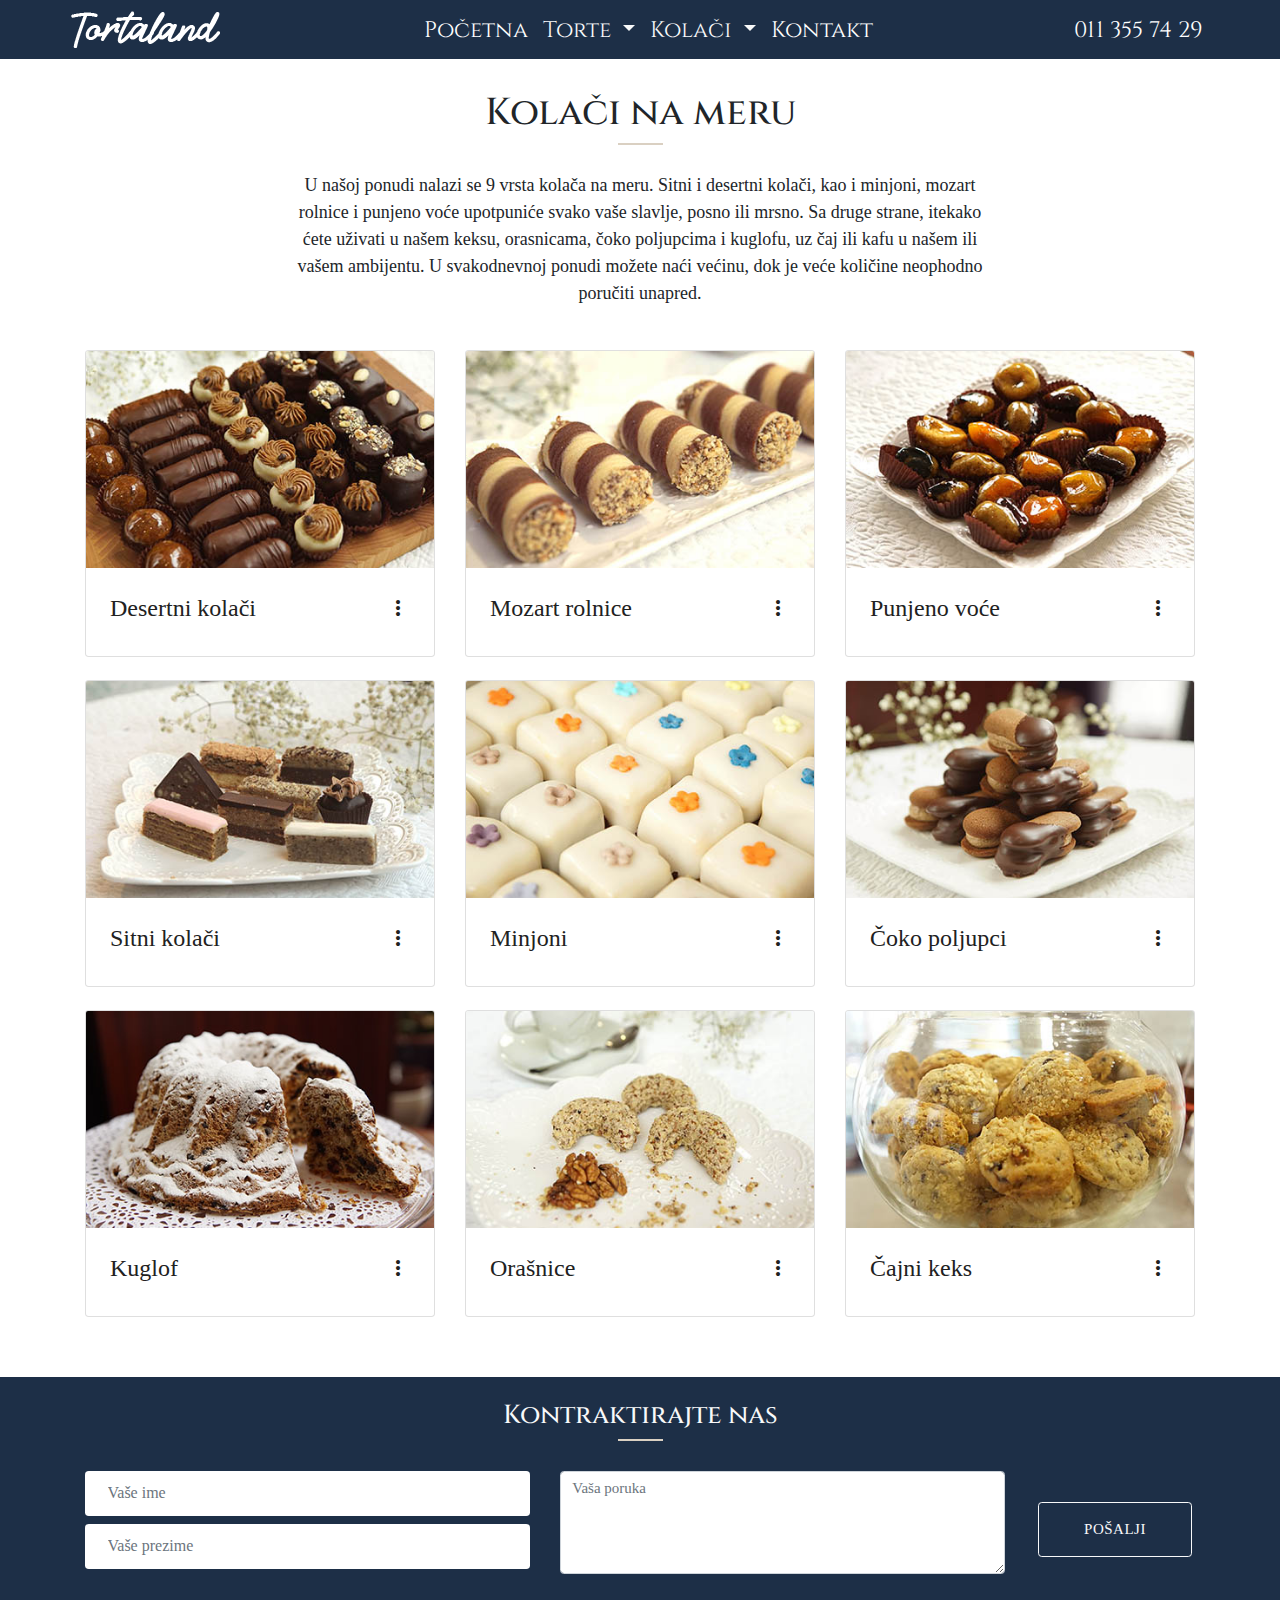
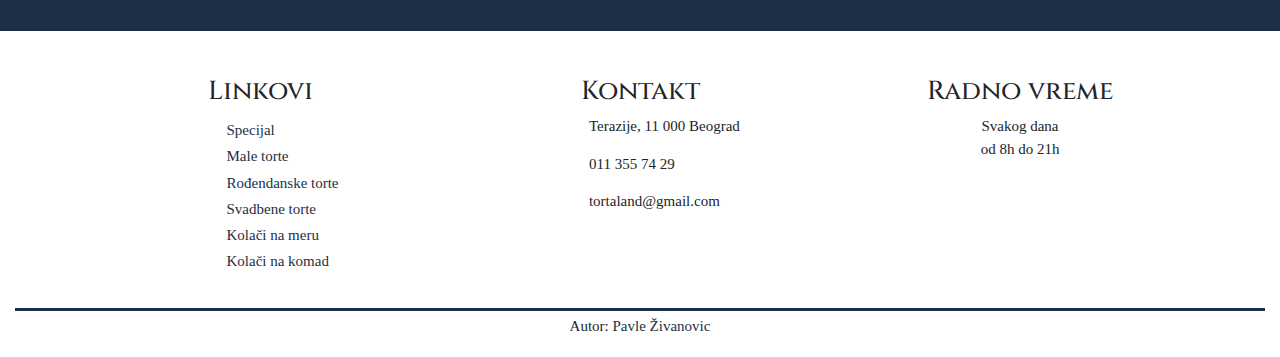
<file: kolaciNaMeru.html>
<!DOCTYPE html>
<html lang="en">
<head>
    <meta name="description" content="U našoj ponudi nalazi se 9 vrsta kolača na meru.  Veći deo njih nalazi se u stalnoj ponudi, dok su određeni ukusi sezonski."/>
    <meta name="keywords" content="Tortaland, poslastičarnica, Kolači na meru, 9 ukusa, desertni kolači, sitni kolači, kuglof"/>
    <meta charset="UTF-8"/>
    <meta name="viewport" content="width=device-width, initial-scale=1.0"/>
    <meta http-equiv="X-UA-Compatible" content="ie=edge"/>
    <title>Kolači na meru | Tortaland | Poslastičarnica</title>
    <link rel="shortcut icon" href="img/logo.ico" type="image/x-icon"/>
    <link rel="stylesheet" href="mt/css/materialize.min.css"/>
    <link rel="stylesheet" href="bt/css/bootstrap.min.css"/>
    <link rel="stylesheet" href="css/style.min.css"/>
    <link href="https://fonts.googleapis.com/css?family=Cinzel&display=swap" rel="stylesheet">
    <link rel="stylesheet" href="https://use.fontawesome.com/releases/v5.9.0/css/all.css" integrity="sha384-i1LQnF23gykqWXg6jxC2ZbCbUMxyw5gLZY6UiUS98LYV5unm8GWmfkIS6jqJfb4E" crossorigin="anonymous">
    <script src="https://code.jquery.com/jquery-3.3.1.slim.min.js" integrity="sha384-q8i/X+965DzO0rT7abK41JStQIAqVgRVzpbzo5smXKp4YfRvH+8abtTE1Pi6jizo" crossorigin="anonymous"></script>
    <script src="https://cdnjs.cloudflare.com/ajax/libs/popper.js/1.14.7/umd/popper.min.js" integrity="sha384-UO2eT0CpHqdSJQ6hJty5KVphtPhzWj9WO1clHTMGa3JDZwrnQq4sF86dIHNDz0W1" crossorigin="anonymous"></script>
    <script src="https://cdnjs.cloudflare.com/ajax/libs/materialize/1.0.0/js/materialize.min.js"></script>
    <link href="https://fonts.googleapis.com/icon?family=Material+Icons" rel="stylesheet">
  </head>
<body>
<div class="container-fluid pozadina fixed-top">
        <nav class="navbar navbar-expand-lg navbar-dark container np">
            <a class="navbar-brand" href="index.html"><img src="img/logo2.png" alt="Logo"></a>
            <button class="navbar-toggler border border-light" type="button" data-toggle="collapse" data-target="#navbarNavDropdown" aria-controls="navbarNavDropdown" aria-expanded="false" aria-label="Toggle navigation">
              <span class="navbar-toggler-icon">
              </span>
            </button>
            <div class="collapse navbar-collapse" id="navbarNavDropdown">
              <ul class="navbar-nav ml-lg-auto ml-md-0">
                <li class="nav-item active">
                  <a class="nav-link tekst pt-3 pt-sm-0 pt-md-0 pt-lg-0 pt-xl-0" href="index.html">Početna<span class="sr-only">(current)</span></a>
                </li>
                <li class="nav-item dropdown">
                    <a class="nav-link dropdown-toggle text-light tekst   pt-3 pt-sm-0 pt-md-0 pt-lg-0 pt-xl-0" href="#" id="navbarDropdownMenuLink" role="button" data-toggle="dropdown" aria-haspopup="true" aria-expanded="false">
                     Torte
                    </a>
                    <div class="dropdown-menu" aria-labelledby="navbarDropdownMenuLink">
                        <a class="dropdown-item tekst" href="specijal.html">Specijal</a>
                      <a class="dropdown-item tekst " href="maleTorte.html">Male </a>
                      <a class="dropdown-item tekst " href="rodjendanskeTorte.html">Rodjendanske </a>
                      <a class="dropdown-item tekst " href="svadbeneTorte.html">Svadbene </a>
                    </div>
                  </li>
                  <li class="nav-item dropdown">
                      <a class="nav-link dropdown-toggle text-light dp tekst   pt-3 pt-sm-0 pt-md-0 pt-lg-0 pt-xl-0" href="#" id="navbarDropdownMenuLink" role="button" data-toggle="dropdown" aria-haspopup="true" aria-expanded="false">
                        Kolači
                      </a>
                      <div class="dropdown-menu dp" aria-labelledby="navbarDropdownMenuLink">
                        <a class="dropdown-item tekst " href="kolaciNaMeru.html">Kolači na meru</a>
                        <a class="dropdown-item tekst" href="kolaciNaKomad.html">Kolači na komad</a>
                    </li>
                    <li class="nav-item active">
                        <a class="nav-link tekst   pt-3 pt-sm-0 pt-md-0 pt-lg-0 pt-xl-0" href="kontakt.html">Kontakt</a>
                      </li>
                  
                     
                        </ul>
                        <ul class="navbar-nav ml-lg-auto ml-md-0 ">
                            <li class="nav-item active  pt-3 pt-sm-0 pt-md-0 pt-lg-0 pt-xl-0">
                                <a class="nav-link tekst d-flex align-items-center" href="#"><i class="fas fa-phone-alt pr-1 d-flex align-items-center"></i> 011 355 74 29</a>
                             
                              </li>
                        </ul>
                    
            </div>
          </nav>
   
</div>
<div class="container-fluid mt-5">
    <div class="row ">
            <div class="col-lg-12">
                <h1 class="text-center mt-5">Kolači na meru</h1>
                <div class="linija"></div>
            </div>
        </div>
            <div class="row d-flex justify-content-center">
                <div class="col-lg-7">
                        <p class="text-center tekstVeci">U našoj ponudi nalazi se 9 vrsta kolača na meru. Sitni i desertni kolači, kao i minjoni, mozart rolnice i punjeno voće upotpuniće svako vaše slavlje, posno ili mrsno. Sa druge strane, itekako ćete uživati u našem keksu, orasnicama, čoko poljupcima i kuglofu, uz čaj ili kafu u našem ili vašem ambijentu. U svakodnevnoj ponudi možete naći većinu, dok je veće količine neophodno poručiti unapred.</p>
                </div>
            </div>
    </div>
</div>
<div class="container"> 
    <div class="row">

                <div class="col-lg-4 col-md-6 col-xs-12">
                  <div class="card">
                    <div class="card-image waves-effect waves-block waves-light">
                      <img class="activator" src="img/knm1.jpg" alt="knm1"/>
                    </div>
                    <div class="card-content">
                      <span class="card-title activator grey-text text-darken-4">Desertni kolači<i class="material-icons right">more_vert</i></span>
                    </div>
                    <div class="card-reveal">
                      <span class="card-title grey-text text-darken-4">Sastojci:<i class="material-icons right">close</i></span>
                      <p>Jaja, šećer,puter, višnje, čokolada, prepečeni šećer, orah, badem, lešnik.</p>
                      <p>Nudimo Vam 6 vrsti desertnih kolača</p> 
                    </div>
                  </div>
                </div>
                <div class="col-lg-4 col-md-6 col-xs-12">
                    <div class="card">
                      <div class="card-image waves-effect waves-block waves-light">
                        <img class="activator" src="img/knm2.jpg" alt="knm2"/>
                      </div>
                      <div class="card-content">
                        <span class="card-title activator grey-text text-darken-4">Mozart rolnice<i class="material-icons right">more_vert</i></span>
                      </div>
                      <div class="card-reveal">
                        <span class="card-title grey-text text-darken-4">Sastojci:<i class="material-icons right">close</i></span>
                        <p>Jaja, šećer, vafl rolnice, puter, čokolada, liker, lešnik.</p>
                      </div>
                    </div>
                </div>
                <div class="col-lg-4 col-md-6 col-xs-12">
                    <div class="card">
                      <div class="card-image waves-effect waves-block waves-light">
                        <img class="activator" src="img/knm3.jpg" alt="knm3"/>
                      </div>
                      <div class="card-content">
                        <span class="card-title activator grey-text text-darken-4">Punjeno voće<i class="material-icons right">more_vert</i></span>
                      </div>
                      <div class="card-reveal">
                        <span class="card-title grey-text text-darken-4">Sastojci:<i class="material-icons right">close</i></span>
                        
                        <p> Jaja, puter, šećer, brašno, čokolada, grilijaš, kokos, nes kafa, kandirane pomorandže, šumsko voće, orah, fondan.</p>
                       
                      </div>
                    </div>
                </div>
                <div class="col-lg-4 col-md-6 col-xs-12">
                    <div class="card">
                      <div class="card-image waves-effect waves-block waves-light">
                        <img class="activator" src="img/knm4.jpg" alt="knm4"/>
                      </div>
                      <div class="card-content">
                        <span class="card-title activator grey-text text-darken-4">Sitni kolači<i class="material-icons right">more_vert</i></span>
                      </div>
                      <div class="card-reveal">
                        <span class="card-title grey-text text-darken-4">Sastojci:<i class="material-icons right">close</i></span>
                        <p>Jaja, puter, šećer, čokolada, višnje, prepečeni šećer, orah, badem, lešnik.</p>
                      </div>
                    </div>
                </div>
                <div class="col-lg-4 col-md-6 col-xs-12">
                    <div class="card">
                      <div class="card-image waves-effect waves-block waves-light">
                        <img class="activator" src="img/knm5.jpg" alt="knm5"/>
                      </div>
                      <div class="card-content">
                        <span class="card-title activator grey-text text-darken-4">Minjoni<i class="material-icons right">more_vert</i></span>
                      </div>
                      <div class="card-reveal">
                        <span class="card-title grey-text text-darken-4">Sastojci:<i class="material-icons right">close</i></span>
                        <p>Jaja, puter, šećer, brašno, čokolada, grilijaš, kokos, nes kafa, kandirane pomorandže, šumsko voće, orah, fondan.</p> 
                      </div>
                    </div>
                </div>
                <div class="col-lg-4 col-md-6 col-xs-12">
                    <div class="card">
                      <div class="card-image waves-effect waves-block waves-light">
                        <img class="activator" src="img/knm6.jpg" alt="knm6"/>
                      </div>
                      <div class="card-content">
                        <span class="card-title activator grey-text text-darken-4">Čoko poljupci<i class="material-icons right">more_vert</i></span>
                      </div>
                      <div class="card-reveal">
                        <span class="card-title grey-text text-darken-4">Sastojci:<i class="material-icons right">close</i></span>
                        <p>Jaja, puter, šećer, brašno, kakao, čokolada, aroma pomorandže.</p> 
                      </div>
                    </div>
                </div>
                <div class="col-lg-4 col-md-6 col-xs-12">
                    <div class="card">
                      <div class="card-image waves-effect waves-block waves-light">
                        <img class="activator" src="img/knm7.jpg" alt="knm7"/>
                      </div>
                      <div class="card-content">
                        <span class="card-title activator grey-text text-darken-4">Kuglof<i class="material-icons right">more_vert</i></span>
                      </div>
                      <div class="card-reveal">
                        <span class="card-title grey-text text-darken-4">Sastojci:<i class="material-icons right">close</i></span>
                      
                        <p> Belanca, brašno, šećer, čokolada, orah, suvo grožđe, kandirane pomorandže, brusnice, aroma pomorandže.</p> 
                      </div>
                    </div>
                </div>
                <div class="col-lg-4 col-md-6 col-xs-12">
                    <div class="card">
                      <div class="card-image waves-effect waves-block waves-light">
                        <img class="activator" src="img/knm8.jpg" alt="knm8"/>
                      </div>
                      <div class="card-content">
                        <span class="card-title activator grey-text text-darken-4">Orašnice<i class="material-icons right">more_vert</i></span>
                      </div>
                      <div class="card-reveal">
                        <span class="card-title grey-text text-darken-4">Sastojci:<i class="material-icons right">close</i></span>
                        <p>Belanca, šećer,brašno, orah</p> 
                      </div>
                    </div>
                </div>
                <div class="col-lg-4 col-md-6 col-xs-12 mx-md-auto">
                    <div class="card">
                      <div class="card-image waves-effect waves-block waves-light">
                        <img class="activator" src="img/knm9.jpg" alt="knm9"/>
                      </div>
                      <div class="card-content">
                        <span class="card-title activator grey-text text-darken-4">Čajni keks<i class="material-icons right">more_vert</i></span>
                      </div>
                      <div class="card-reveal">
                        <span class="card-title grey-text text-darken-4">Sastojci:<i class="material-icons right">close</i></span>
                        <p>Jaja, puter, šećer, brašno, čokolada, orah, lešnik. </p> 
                      </div>
                    </div>
                </div>
              
                 
                
                
                
     </div>
</div>

<div class="container-fluid pozadina p-4 mt-5">
    <div class="container my-auto">
<div class="row mb-4">
    <div class="col-lg-12 p-0">
        <h3 class="text-center text-light">Kontraktirajte nas</h3>
    <div class="linija"></div>
  </div>
</div>
  <div class="row">
    <div class="col-lg-5"><form id="forma" action="" method="GET">
      <div class="form-group mb-2">
        
        <input type="text" class="form-control p-4" id="formGroupExampleInput" placeholder="Vaše ime"/>
      </div>
      <div class="form-group mb-2">
        <input type="text" class="form-control p-4" id="formGroupExampleInput2" placeholder="Vaše prezime"/>
      </div>
    </form></div>
    <div class="col-lg-5">
        <form id="forma" action="" method="GET">
      <div class="form-group">
        <textarea class="form-control" id="exampleFormControlTextarea1" rows="4" placeholder="Vaša poruka"></textarea>
      </div>
    </form>
    </div>
    <div class="col-lg-2 col-md-10 col-sm-12 col-xs-12 mx-auto d-flex align-items-center">
        <input class="btn btn-transparent border border-light text-light mx-auto pl-5 pr-5 pt-3 pb-3" type="submit"form="forma" value="Pošalji">
    </div>
  </div>
</div>
</div>
<div class="container">
    <div class="row mt-5">
      
      <div class="col-lg-4 col-md-6 ml-md-auto ">
        <div class="textHolder">
        <h3 class="">Linkovi</h3>
        </div>
        <div class="d-flex justify-content-center">
        <ul class="">
          <li class="mt-1  ml-5"><a href="specijal.html" class="linkovi">Specijal</a></li>
          <li class="mt-1 ml-5"><a href="maleTorte.html" class="linkovi">Male torte</a></li>
          <li class="mt-1 ml-5"><a href="rodjendanskeTorte.html" class="linkovi">Rođendanske torte</a></li>
          <li class="mt-1 ml-5"><a href="svadbeneTorte.html" class="linkovi">Svadbene torte</a></li>
          <li class="mt-1 ml-5"><a href="kolaciNaMeru.html" class="linkovi">Kolači na meru</a></li>
          <li class="mt-1 ml-5"><a href="kolaciNaKomad.html" class="linkovi">Kolači na komad</a></li>
        </ul>
      </div>
      </div>
      <div class="col-lg-4 col-md-6 mx-md-auto ">
          <h3 class="text-center">Kontakt</h3>
          <div class="textHolder ">
            <div class="twrap ">
          <p class="ml-5"><i class="fas fa-map-marker-alt mr-1 "></i>Terazije, 11 000 Beograd</p>
          <p class="ml-5"><i class="fas fa-phone-alt mr-1"></i>011 355 74 29</p>
          <p class="ml-5"><i class="fas fa-envelope mr-1"></i>tortaland@gmail.com</p>
          <p class="text-center">
              <a href="https://www.facebook.com/" target="blank"><i class="fab fa-facebook-f mr-2 soc"></i></a>
              <a href="https://www.instagram.com/" target="blank"><i class="fab fa-instagram mr-2 soc"></i></a>
               <a href="https://twitter.com/?lang=sr"target="blank"><i class="fab fa-twitter soc mr-2"></i></a>
               <a href="sitemap.xml"target="blank"><i class="fas fa-sitemap soc"></i></a></p>
        </div>
        </div>
      </div>
      <div class="col-lg-4 col-md-12 col-sm-12 ">
          <h3 class="text-center">Radno vreme</h3>
          <p class="mb-0 text-center">Svakog dana</p>
          <p class="text-center">od 8h do 21h</p>
      </div>
        </div>
      </div>
  

<div class="container-fluid mt-3 ">
  <div class="row mt-3">
    <div class="col-lg-12 fborder pt-1">
      <p class="text-center my-auto"> Autor: <a href="autor.html" class="linkovi autor">Pavle Živanovic</a></p>
    </div>
  </div>
</div>
<script src="bt/js/bootstrap.min.js"></script>

   
</body>
</html>
</file>
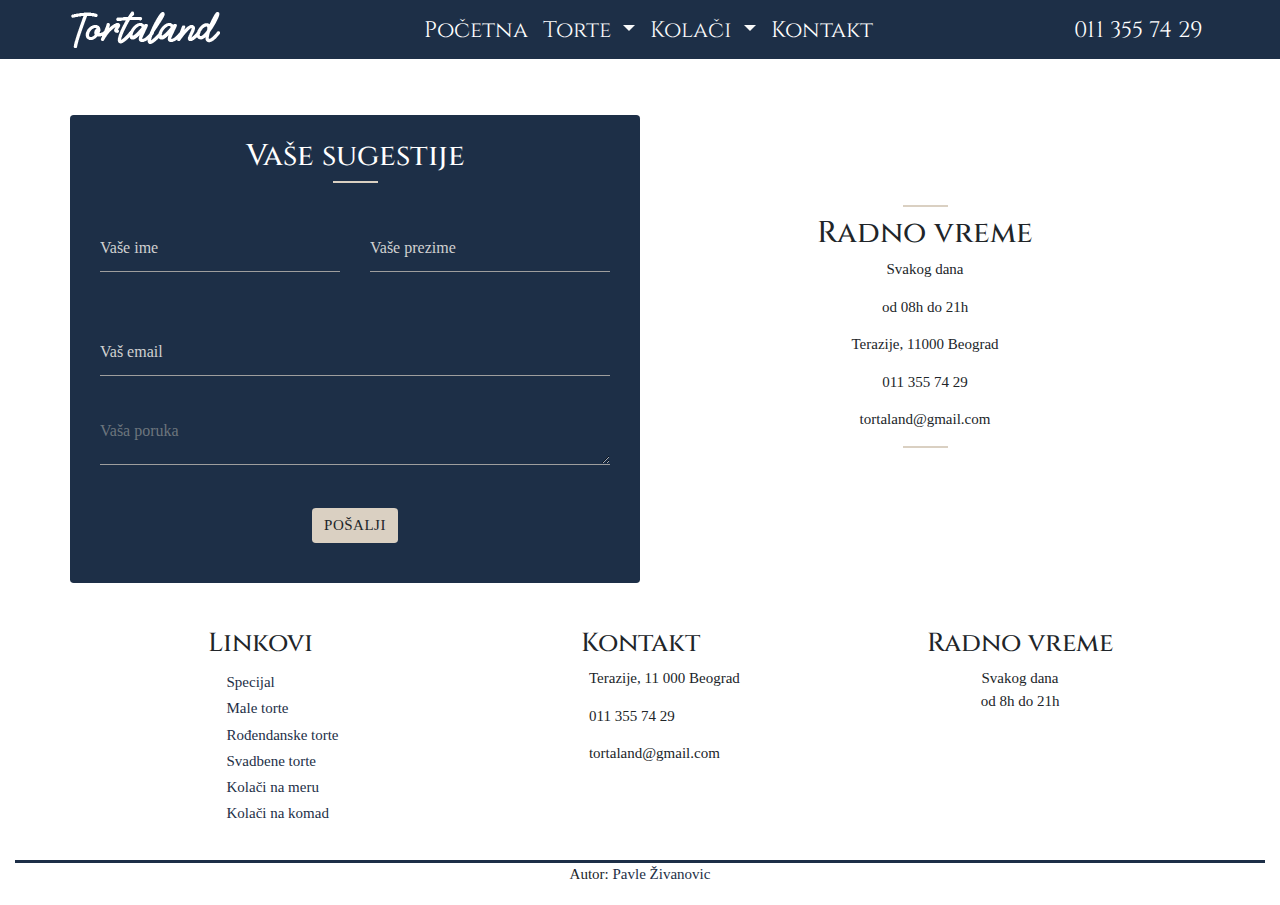
<file: kontakt.html>
<!DOCTYPE html>
<html lang="en">
<head>
    <meta name="description" content="Nalazimo se na Terazijama, radno vreme je svakog dana od 08h do 21h."/>
    <meta name="keywords" content="Tortaland, poslastičarnica, kontakt, Beograd, Terazije"/>
    <meta charset="UTF-8"/>
    <meta name="viewport" content="width=device-width, initial-scale=1.0"/>
    <meta http-equiv="X-UA-Compatible" content="ie=edge"/>
    <title>Kontakt | Tortaland | Poslastičarnica</title>
    <link rel="shortcut icon" href="img/logo.ico" type="image/x-icon"/>
    <link rel="stylesheet" href="mt/css/materialize.min.css"/>
    <link rel="stylesheet" href="bt/css/bootstrap.min.css"/>
    <link rel="stylesheet" href="css/style.min.css"/>
    <link href="https://fonts.googleapis.com/css?family=Cinzel&display=swap" rel="stylesheet">
    <link rel="stylesheet" href="https://use.fontawesome.com/releases/v5.9.0/css/all.css" integrity="sha384-i1LQnF23gykqWXg6jxC2ZbCbUMxyw5gLZY6UiUS98LYV5unm8GWmfkIS6jqJfb4E" crossorigin="anonymous">
    <script src="https://code.jquery.com/jquery-3.3.1.slim.min.js" integrity="sha384-q8i/X+965DzO0rT7abK41JStQIAqVgRVzpbzo5smXKp4YfRvH+8abtTE1Pi6jizo" crossorigin="anonymous"></script>
    <script src="https://cdnjs.cloudflare.com/ajax/libs/popper.js/1.14.7/umd/popper.min.js" integrity="sha384-UO2eT0CpHqdSJQ6hJty5KVphtPhzWj9WO1clHTMGa3JDZwrnQq4sF86dIHNDz0W1" crossorigin="anonymous"></script>
    <script src="https://cdnjs.cloudflare.com/ajax/libs/materialize/1.0.0/js/materialize.min.js"></script>
    <link href="https://fonts.googleapis.com/icon?family=Material+Icons" rel="stylesheet"/>
    <script src="https://code.jquery.com/jquery-3.4.1.min.js"></script>

    <script src="js/main.js"></script>
 
  </head>
<body>
<div class="container-fluid pozadina fixed-top">
        <nav class="navbar navbar-expand-lg navbar-dark container np">
            <a class="navbar-brand" href="index.html"><img src="img/logo2.png" alt="Logo"></a>
            <button class="navbar-toggler border border-light" type="button" data-toggle="collapse" data-target="#navbarNavDropdown" aria-controls="navbarNavDropdown" aria-expanded="false" aria-label="Toggle navigation">
              <span class="navbar-toggler-icon">
              </span>
            </button>
            <div class="collapse navbar-collapse" id="navbarNavDropdown">
              <ul class="navbar-nav ml-lg-auto ml-md-0">
                <li class="nav-item active">
                  <a class="nav-link tekst   pt-3 pt-sm-0 pt-md-0 pt-lg-0 pt-xl-0" href="index.html">Početna<span class="sr-only">(current)</span></a>
                </li>
                <li class="nav-item dropdown">
                    <a class="nav-link dropdown-toggle text-light tekst  pt-3 pt-sm-0 pt-md-0 pt-lg-0 pt-xl-0" href="#" id="navbarDropdownMenuLink" role="button" data-toggle="dropdown" aria-haspopup="true" aria-expanded="false">
                     Torte
                    </a>
                    <div class="dropdown-menu" aria-labelledby="navbarDropdownMenuLink">
                        <a class="dropdown-item tekst" href="specijal.html">Specijal</a>
                      <a class="dropdown-item tekst " href="maleTorte.html">Male </a>
                      <a class="dropdown-item tekst" href="rodjendanskeTorte.html">Rodjendanske </a>
                      <a class="dropdown-item tekst" href="svadbeneTorte.html">Svadbene </a>
                    </div>
                  </li>
                  <li class="nav-item dropdown">
                      <a class="nav-link dropdown-toggle text-light dp tekst   pt-3 pt-sm-0 pt-md-0 pt-lg-0 pt-xl-0" href="#" id="navbarDropdownMenuLink" role="button" data-toggle="dropdown" aria-haspopup="true" aria-expanded="false">
                        Kolači
                      </a>
                      <div class="dropdown-menu dp" aria-labelledby="navbarDropdownMenuLink">
                        <a class="dropdown-item tekst" href="kolaciNaMeru.html">Kolači na meru</a>
                        <a class="dropdown-item tekst" href="kolaciNaKomad.html">Kolači na komad</a>
                    </li>
                    <li class="nav-item active">
                        <a class="nav-link tekst  pt-3 pt-sm-0 pt-md-0 pt-lg-0 pt-xl-0" href="kontakt.html">Kontakt</a>
                      </li>
                    
                     
                        </ul>
                        <ul class="navbar-nav ml-lg-auto ml-md-0 ">
                            <li class="nav-item active  pt-3 pt-sm-0 pt-md-0 pt-lg-0 pt-xl-0">
                                <a class="nav-link tekst d-flex align-items-center" href="#"><i class="fas fa-phone-alt pr-1 d-flex align-items-center"></i> 011 355 74 29</a>
                             
                              </li>
                        </ul>
                    
            </div>
          </nav>
   
</div>
<div class="container margina">
    <div class="row">
        <div class="col-lg-6  pozadina mt-5 rounded">
          <div class="container">
                <div class="row">
                    <div class="col-lg-12">
                         <h2 class="text-center white-text mt-4">Vaše sugestije</h2>
                            <div class="linija"></div>
                    </div>
                </div>
        <div class="row">
            <form class="col-lg-12">
              <div class="row">
                <div class="input-field  col-xl-6 col-lg-6 col-md-12 col-sm-12 col-xs-12">
                  <input  id="first_name"  placeholder="Vaše ime" type="text" class="validate kontaktForma">
                
                </div>
                <div class="input-field col-xl-6 col-lg-6 col-md-12 col-sm-12 col-xs-12">
                  <input id="last_name" type="text" placeholder="Vaše prezime" class="validate kontaktForma">
           
                </div>
              </div>
            
              <div class="row">
                <div class="input-field col-xl-12 col-lg-12 col-md-12 col-sm-12 col-xs-12">
                  <input id="email"  placeholder="Vaš email"type="email" class="validate kontaktForma">
               
                </div>
              </div>
                  
             
                  <div class="row">
              <div class="form-group col-xl-12 col-lg-12 col-md-12 col-sm-12 col-xs-12 ">
                  <textarea class="form-control kontaktForma text-light" placeholder="Vaša poruka" id="exampleFormControlTextarea1" rows="3"></textarea>
                </div>
              </div>
        
                
                 <div class="row">  
                   <div class="col-lg-12 d-flex">
                      <button type="button" class="btn mod mx-auto" data-toggle="modal" data-target="#exampleModal">
                         Pošalji
                        </button>
                        
                        <!-- Modal -->
                        <div class="modal fade" id="exampleModal" tabindex="-1" role="dialog" aria-labelledby="exampleModalLabel" aria-hidden="true">
                          <div class="modal-dialog" role="document">
                            <div class="modal-content">
                              <div class="modal-header">
                                <h5 class="modal-title" id="exampleModalLabel">Uspešno ste poslali poruku!</h5>
                                <button type="button" class="close" data-dismiss="modal" aria-label="Close">
                                  <span aria-hidden="true">&times;</span>
                                </button>
                              </div>
                              <div class="modal-body">
                               <p>Hvala što nam pišete!</p>
                              </div>
                              <div class="modal-footer">
                                <button type="button" class="btn pozadina bt" data-dismiss="modal">Zatvori</button>
                              
                              </div>
                            </div>
                          </div>
                        </div>
                </div>
                </div> 
            </form>
          </div>
        </div>    
    </div>
    <div class="col-lg-4 margina mx-auto my-auto ">
        <div class="linija"></div>
        <h2 class="text-center">Radno vreme</h2>
        <p class="text-center">Svakog dana</p>
        <p class="text-center">od 08h do 21h</p>
 
        <p class="text-center">Terazije, 11000 Beograd</p>
        <p class="text-center">011 355 74 29</p>
        <p class="text-center">tortaland@gmail.com</p>
        <div class="linija"></div>
    </div>
</div>
</div>



<div class="container ">
    <div class="row mt-5">
      
      <div class="col-lg-4 col-md-6 ml-md-auto ">
        <div class="textHolder">
        <h3 class="">Linkovi</h3>
        </div>
        <div class="d-flex justify-content-center">
        <ul class="">
          <li class="mt-1  ml-5"><a href="specijal.html" class="linkovi">Specijal</a></li>
          <li class="mt-1 ml-5"><a href="maleTorte.html" class="linkovi">Male torte</a></li>
          <li class="mt-1 ml-5"><a href="rodjendanskeTorte.html" class="linkovi">Rođendanske torte</a></li>
          <li class="mt-1 ml-5"><a href="svadbeneTorte.html" class="linkovi">Svadbene torte</a></li>
          <li class="mt-1 ml-5"><a href="kolaciNaMeru.html" class="linkovi">Kolači na meru</a></li>
          <li class="mt-1 ml-5"><a href="kolaciNaKomad.html" class="linkovi">Kolači na komad</a></li>
        </ul>
      </div>
      </div>
      <div class="col-lg-4 col-md-6 mx-md-auto ">
          <h3 class="text-center">Kontakt</h3>
          <div class="textHolder ">
            <div class="twrap ">
          <p class="ml-5"><i class="fas fa-map-marker-alt mr-1 "></i>Terazije, 11 000 Beograd</p>
          <p class="ml-5"><i class="fas fa-phone-alt mr-1"></i>011 355 74 29</p>
          <p class="ml-5"><i class="fas fa-envelope mr-1"></i>tortaland@gmail.com</p>
          <p class="text-center">
              <a href="https://www.facebook.com/" target="blank"><i class="fab fa-facebook-f mr-2 soc"></i></a>
              <a href="https://www.instagram.com/" target="blank"><i class="fab fa-instagram mr-2 soc"></i></a>
               <a href="https://twitter.com/?lang=sr"target="blank"><i class="fab fa-twitter soc mr-2"></i></a>
               <a href="sitemap.xml"target="blank"><i class="fas fa-sitemap soc"></i></a></p>
        </div>
        </div>
      </div>
      <div class="col-lg-4 col-md-12 col-sm-12 ">
          <h3 class="text-center">Radno vreme</h3>
          <p class="mb-0 text-center">Svakog dana</p>
          <p class="text-center">od 8h do 21h</p>
      </div>
        </div>
      </div>
  

<div class="container-fluid ">
  <div class="row ">
    <div class="col-lg-12 fborder ">
      <p class="text-center my-auto"> Autor: <a href="autor.html" class="linkovi autor">Pavle Živanovic</a></p>
    </div>
  </div>
</div>
<script src="bt/js/bootstrap.min.js"></script>
<script src="js/main.js"></script>


   
</body>
</html>
</file>
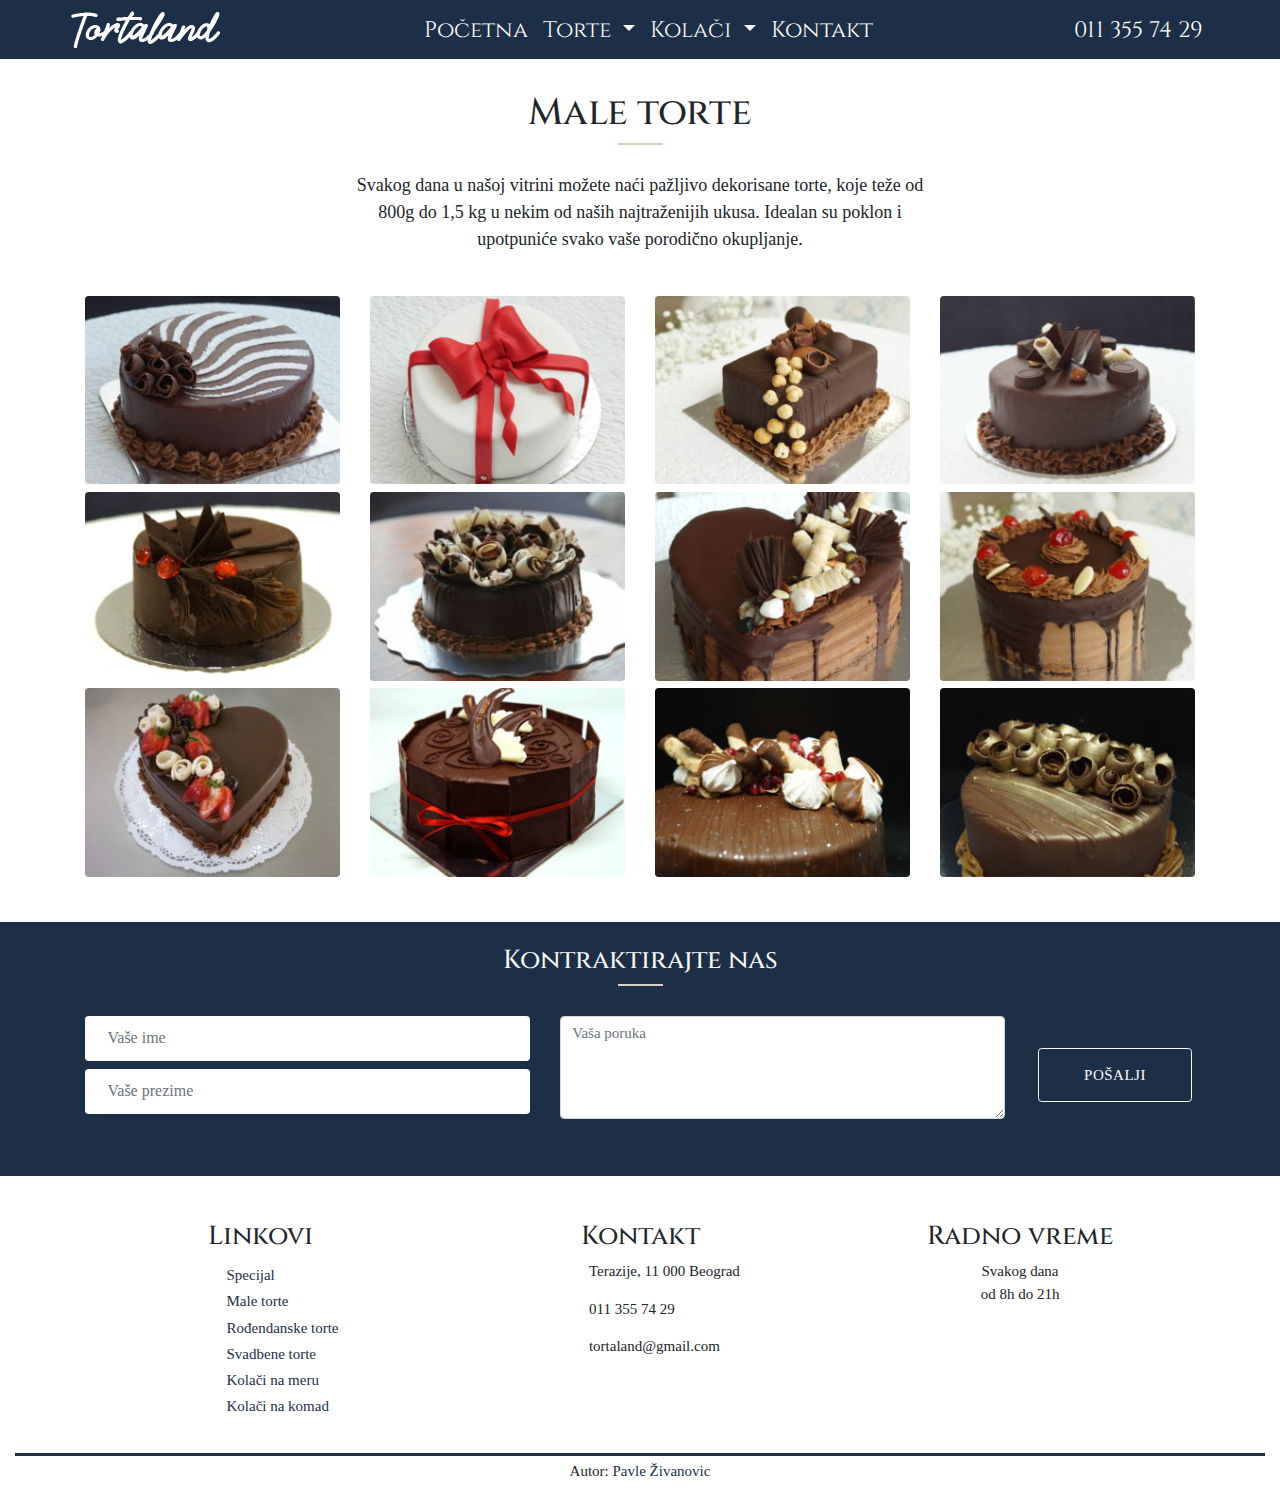
<file: maleTorte.html>
<!DOCTYPE html>
<html lang="en">
<head>
    <meta name="description" content="Pažljivo dekorisane torte koje teže od 800g do 1,5kg. Idealan su poklon i upotpuniće svako vaše porodično okupljanje"/>
    <meta name="keywords" content="Male torte,Tortaland, poslastičarnica, od 800g, do 1.5kg"/>
    <meta charset="UTF-8"/>
    <meta name="viewport" content="width=device-width, initial-scale=1.0"/>
    <meta http-equiv="X-UA-Compatible" content="ie=edge"/>
    <title>Male torte | Tortaland | Poslastičarnica</title>
    <link rel="shortcut icon" href="img/logo.ico" type="image/x-icon"/>
    <link rel="stylesheet" href="mt/css/materialize.min.css"/>
    <link rel="stylesheet" href="bt/css/bootstrap.min.css"/>
    <link rel="stylesheet" href="css/style.min.css"/>
    <link href="https://fonts.googleapis.com/css?family=Cinzel&display=swap" rel="stylesheet">
    <link rel="stylesheet" href="https://use.fontawesome.com/releases/v5.9.0/css/all.css" integrity="sha384-i1LQnF23gykqWXg6jxC2ZbCbUMxyw5gLZY6UiUS98LYV5unm8GWmfkIS6jqJfb4E" crossorigin="anonymous">
    <script src="https://code.jquery.com/jquery-3.3.1.slim.min.js" integrity="sha384-q8i/X+965DzO0rT7abK41JStQIAqVgRVzpbzo5smXKp4YfRvH+8abtTE1Pi6jizo" crossorigin="anonymous"></script>
    <script src="https://cdnjs.cloudflare.com/ajax/libs/popper.js/1.14.7/umd/popper.min.js" integrity="sha384-UO2eT0CpHqdSJQ6hJty5KVphtPhzWj9WO1clHTMGa3JDZwrnQq4sF86dIHNDz0W1" crossorigin="anonymous"></script>
    <script src="https://cdnjs.cloudflare.com/ajax/libs/materialize/1.0.0/js/materialize.min.js"></script>
    <link href="https://fonts.googleapis.com/icon?family=Material+Icons" rel="stylesheet">
  </head>
<body>
<div class="container-fluid pozadina fixed-top">
        <nav class="navbar navbar-expand-lg navbar-dark container np">
            <a class="navbar-brand" href="index.html"><img src="img/logo2.png" alt="Logo"></a>
            <button class="navbar-toggler border border-light" type="button" data-toggle="collapse" data-target="#navbarNavDropdown" aria-controls="navbarNavDropdown" aria-expanded="false" aria-label="Toggle navigation">
              <span class="navbar-toggler-icon">
              </span>
            </button>
            <div class="collapse navbar-collapse" id="navbarNavDropdown">
              <ul class="navbar-nav ml-lg-auto ml-md-0">
                <li class="nav-item active">
                  <a class="nav-link tekst   pt-3 pt-sm-0 pt-md-0 pt-lg-0 pt-xl-0" href="index.html">Početna<span class="sr-only">(current)</span></a>
                </li>
                <li class="nav-item dropdown">
                    <a class="nav-link dropdown-toggle text-light tekst  pt-3 pt-sm-0 pt-md-0 pt-lg-0 pt-xl-0" href="#" id="navbarDropdownMenuLink" role="button" data-toggle="dropdown" aria-haspopup="true" aria-expanded="false">
                     Torte
                    </a>
                    <div class="dropdown-menu" aria-labelledby="navbarDropdownMenuLink">
                        <a class="dropdown-item tekst" href="specijal.html">Specijal</a>
                      <a class="dropdown-item tekst" href="maleTorte.html">Male</a>
                      <a class="dropdown-item tekst " href="rodjendanskeTorte.html">Rodjendanske</a>
                      <a class="dropdown-item tekst" href="svadbeneTorte.html">Svadbene</a>
                    </div>
                  </li>
                  <li class="nav-item dropdown">
                      <a class="nav-link dropdown-toggle text-light dp tekst   pt-3 pt-sm-0 pt-md-0 pt-lg-0 pt-xl-0" href="#" id="navbarDropdownMenuLink" role="button" data-toggle="dropdown" aria-haspopup="true" aria-expanded="false">
                        Kolači
                      </a>
                      <div class="dropdown-menu dp" aria-labelledby="navbarDropdownMenuLink">
                        <a class="dropdown-item tekst" href="kolaciNaMeru.html">Kolači na meru</a>
                        <a class="dropdown-item tekst" href="kolaciNaKomad.html">Kolači na komad</a>
                    </li>
                    <li class="nav-item active">
                        <a class="nav-link tekst   pt-3 pt-sm-0 pt-md-0 pt-lg-0 pt-xl-0" href="kontakt.html">Kontakt</a>
                      </li>
                   
                     
                        </ul>
                        <ul class="navbar-nav ml-lg-auto ml-md-0 ">
                            <li class="nav-item active  pt-3 pt-sm-0 pt-md-0 pt-lg-0 pt-xl-0">
                                <a class="nav-link tekst d-flex align-items-center" href="#"><i class="fas fa-phone-alt pr-1 d-flex align-items-center"></i> 011 355 74 29</a>
                             
                              </li>
                        </ul>
                    
            </div>
          </nav>
   
</div>
<div class="container-fluid mt-5">
    <div class="row ">
            <div class="col-lg-12">
                <h1 class="text-center mt-5">Male torte</h1>
                <div class="linija"></div>
            </div>
          </div>
            <div class="row">
                <div class="col-xl-6 col-lg-6 col-md-8 col-sm-8 col-xs-10 mx-auto">
                        <p class="text-center tekstVeci">Svakog dana u našoj vitrini možete naći pažljivo dekorisane torte, koje teže od 800g do 1,5 kg u nekim od naših najtraženijih ukusa. Idealan su poklon i upotpuniće svako vaše porodično okupljanje.</p>
                </div>
            </div>
    </div>
</div>
<div class="container">
<div class="row">
  <div class="col-xl-3 col-lg-4 col-md-6 col-sm-6 col-xs-12 mt-2">
    <img class="materialboxed rounded mx-auto img-fluid" src="img/mt1.jpg" alt="mt1"/>
</div>
<div class="col-xl-3 col-lg-4 col-md-6 col-sm-6 col-xs-12 mt-2 rel">
  <img class="materialboxed rounded mx-auto img-fluid"  src="img/mt2.jpg" alt="mt2"/>
</div>
<div class="col-xl-3 col-lg-4 col-md-6 col-sm-6 col-xs-12 mt-2">
  <img class="materialboxed rounded mx-auto img-fluid"  src="img/mt3.jpg" alt="mt3"/>
</div>
<div class="col-xl-3 col-lg-4 col-md-6 col-sm-6 col-xs-12 mt-2">
  <img class="materialboxed rounded mx-auto img-fluid"  src="img/mt4.jpg" alt="mt4"/>
</div>
<div class="col-xl-3 col-lg-4 col-md-6 col-sm-6 col-xs-12 mt-2">
  <img class="materialboxed rounded mx-auto img-fluid"  src="img/mt5.jpg" alt="mt5"/>
</div>
<div class="col-xl-3 col-lg-4 col-md-6 col-sm-6 col-xs-12 mt-2">
  <img class="materialboxed rounded mx-auto img-fluid"  src="img/mt6.jpg" alt="mt6"/>
</div>
<div class="col-xl-3 col-lg-4 col-md-6 col-sm-6 col-xs-12 mt-2 mx-auto">
  <img class="materialboxed rounded mx-auto img-fluid"  src="img/mt7.jpg" alt="mt7"/>
</div>
<div class="col-xl-3 col-lg-4 col-md-6 col-sm-6 col-xs-12 mt-2">
  <img class="materialboxed rounded mx-auto img-fluid"  src="img/mt8.jpg" alt="mt8"/>
</div>
<div class="col-xl-3 col-lg-4 col-md-6 col-sm-6 col-xs-12 mt-2">
  <img class="materialboxed rounded mx-auto img-fluid"  src="img/mt9.jpg" alt="mt9"/>
</div>
<div class="col-xl-3 col-lg-4 col-md-6 col-sm-6 col-xs-12 mt-2">
  <img class="materialboxed rounded mx-auto img-fluid"  src="img/mt10.jpg" alt="mt10"/>
</div>
<div class="col-xl-3 col-lg-4 col-md-6 col-sm-6 col-xs-12 mt-2">
  <img class="materialboxed rounded mx-auto img-fluid"  src="img/mt11.jpg" alt="mt11"/>
</div>
<div class="col-xl-3 col-lg-4 col-md-6 col-sm-6 col-xs-12 mt-2">
  <img class="materialboxed rounded mx-auto img-fluid" width="w-100" src="img/mt12.jpg" alt="mt12"/>
</div>
</div>
</div>

<div class="container-fluid pozadina p-4 mt-5">
    <div class="container my-auto">
<div class="row mb-4">
    <div class="col-lg-12 p-0">
        <h3 class="text-center text-light">Kontraktirajte nas</h3>
    <div class="linija"></div>
  </div>
</div>
  <div class="row">
    <div class="col-lg-5"><form id="forma" action="" method="GET">
      <div class="form-group mb-2">
        
        <input type="text" class="form-control p-4" id="formGroupExampleInput" placeholder="Vaše ime"/>
      </div>
      <div class="form-group mb-2">
        <input type="text" class="form-control p-4" id="formGroupExampleInput2" placeholder="Vaše prezime"/>
      </div>
    </form></div>
    <div class="col-lg-5">
        <form id="forma" action="" method="GET">
      <div class="form-group">
        <textarea class="form-control" id="exampleFormControlTextarea1" rows="4" placeholder="Vaša poruka"></textarea>
      </div>
    </form>
    </div>
    <div class="col-lg-2 col-md-10 col-sm-12 col-xs-12 mx-auto d-flex align-items-center">
        <input class="btn btn-transparent border border-light text-light mx-auto pl-5 pr-5 pt-3 pb-3" type="submit"form="forma" value="Pošalji">
    </div>
  </div>
</div>
</div>
<div class="container">
    <div class="row mt-5">
      
      <div class="col-lg-4 col-md-6 ml-md-auto ">
        <div class="textHolder">
        <h3 class="">Linkovi</h3>
        </div>
        <div class="d-flex justify-content-center">
        <ul class="">
          <li class="mt-1  ml-5"><a href="specijal.html" class="linkovi">Specijal</a></li>
          <li class="mt-1 ml-5"><a href="maleTorte.html" class="linkovi">Male torte</a></li>
          <li class="mt-1 ml-5"><a href="rodjendanskeTorte.html" class="linkovi">Rođendanske torte</a></li>
          <li class="mt-1 ml-5"><a href="svadbeneTorte.html" class="linkovi">Svadbene torte</a></li>
          <li class="mt-1 ml-5"><a href="kolaciNaMeru.html" class="linkovi">Kolači na meru</a></li>
          <li class="mt-1 ml-5"><a href="kolaciNaKomad.html" class="linkovi">Kolači na komad</a></li>
        </ul>
      </div>
      </div>
      <div class="col-lg-4 col-md-6 mx-md-auto ">
          <h3 class="text-center">Kontakt</h3>
          <div class="textHolder ">
            <div class="twrap ">
          <p class="ml-5"><i class="fas fa-map-marker-alt mr-1 "></i>Terazije, 11 000 Beograd</p>
          <p class="ml-5"><i class="fas fa-phone-alt mr-1"></i>011 355 74 29</p>
          <p class="ml-5"><i class="fas fa-envelope mr-1"></i>tortaland@gmail.com</p>
          <p class="text-center">
              <a href="https://www.facebook.com/" target="blank"><i class="fab fa-facebook-f mr-2 soc"></i></a>
              <a href="https://www.instagram.com/" target="blank"><i class="fab fa-instagram mr-2 soc"></i></a>
               <a href="https://twitter.com/?lang=sr"target="blank"><i class="fab fa-twitter soc mr-2"></i></a>
               <a href="sitemap.xml"target="blank"><i class="fas fa-sitemap soc"></i></a></p>
        </div>
        </div>
      </div>
      <div class="col-lg-4 col-md-12 col-sm-12 ">
          <h3 class="text-center">Radno vreme</h3>
          <p class="mb-0 text-center">Svakog dana</p>
          <p class="text-center">od 8h do 21h</p>
      </div>
        </div>
      </div>
  

<div class="container-fluid mt-3 ">
  <div class="row mt-3">
    <div class="col-lg-12 fborder pt-1">
      <p class="text-center my-auto"> Autor: <a href="autor.html" class="linkovi autor">Pavle Živanovic</a></p>
    </div>
  </div>
</div>
<script src="bt/js/bootstrap.min.js"></script>
<script src="mt/js/moj.js"></script>

   
</body>
</html>
</file>
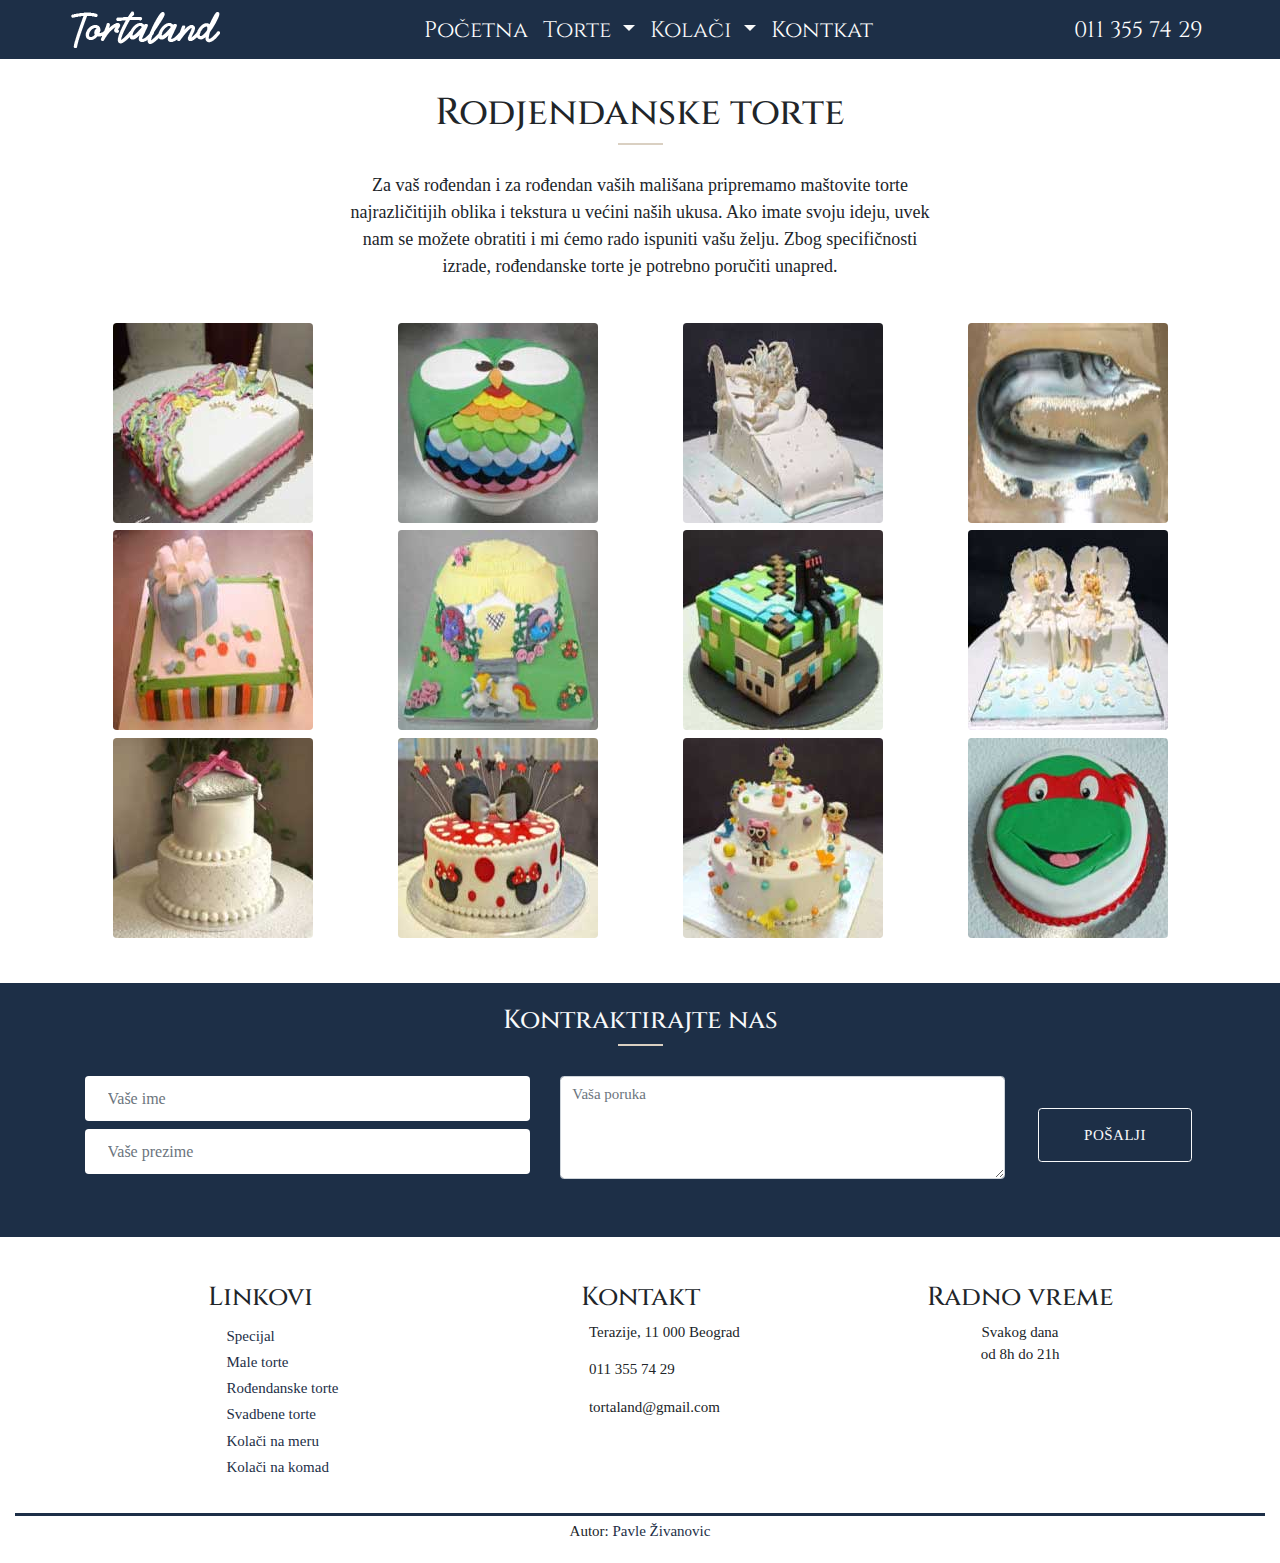
<file: rodjendanskeTorte.html>
<!DOCTYPE html>
<html lang="en">
<head>
    <meta name="description" content="Za vaš rođendan i za rođendan vaših mališana pripremamo maštovite torte najrazličitijih oblika i tekstura u većini naših ukusa"/>
    <meta name="keywords" content="Rođendanske torte, Tortaland, poslastičarnica, poručiti unapred"/>
    <meta charset="UTF-8"/>
    <meta name="viewport" content="width=device-width, initial-scale=1.0"/>
    <meta http-equiv="X-UA-Compatible" content="ie=edge"/>
    <title>Rođendanske torte | Tortaland | Poslasticarnica</title>
    <link rel="shortcut icon" href="img/logo.ico" type="image/x-icon"/>
    <link rel="stylesheet" href="mt/css/materialize.min.css"/>
    <link rel="stylesheet" href="bt/css/bootstrap.min.css"/>
    <link rel="stylesheet" href="css/style.min.css"/>
    <link href="https://fonts.googleapis.com/css?family=Cinzel&display=swap" rel="stylesheet">
    <link rel="stylesheet" href="https://use.fontawesome.com/releases/v5.9.0/css/all.css" integrity="sha384-i1LQnF23gykqWXg6jxC2ZbCbUMxyw5gLZY6UiUS98LYV5unm8GWmfkIS6jqJfb4E" crossorigin="anonymous">
    <script src="https://code.jquery.com/jquery-3.3.1.slim.min.js" integrity="sha384-q8i/X+965DzO0rT7abK41JStQIAqVgRVzpbzo5smXKp4YfRvH+8abtTE1Pi6jizo" crossorigin="anonymous"></script>
    <script src="https://cdnjs.cloudflare.com/ajax/libs/popper.js/1.14.7/umd/popper.min.js" integrity="sha384-UO2eT0CpHqdSJQ6hJty5KVphtPhzWj9WO1clHTMGa3JDZwrnQq4sF86dIHNDz0W1" crossorigin="anonymous"></script>
    <script src="https://cdnjs.cloudflare.com/ajax/libs/materialize/1.0.0/js/materialize.min.js"></script>
    <link href="https://fonts.googleapis.com/icon?family=Material+Icons" rel="stylesheet">
  </head>
<body>
<div class="container-fluid pozadina fixed-top">
        <nav class="navbar navbar-expand-lg navbar-dark container np">
            <a class="navbar-brand" href="index.html"><img src="img/logo2.png" alt="Logo"></a>
            <button class="navbar-toggler border border-light" type="button" data-toggle="collapse" data-target="#navbarNavDropdown" aria-controls="navbarNavDropdown" aria-expanded="false" aria-label="Toggle navigation">
              <span class="navbar-toggler-icon">
              </span>
            </button>
            <div class="collapse navbar-collapse" id="navbarNavDropdown">
              <ul class="navbar-nav ml-lg-auto ml-md-0">
                <li class="nav-item active">
                  <a class="nav-link tekst  pt-3 pt-sm-0 pt-md-0 pt-lg-0 pt-xl-0" href="index.html">Početna<span class="sr-only">(current)</span></a>
                </li>
                <li class="nav-item dropdown">
                    <a class="nav-link dropdown-toggle text-light tekst   pt-3 pt-sm-0 pt-md-0 pt-lg-0 pt-xl-0" href="#" id="navbarDropdownMenuLink" role="button" data-toggle="dropdown" aria-haspopup="true" aria-expanded="false">
                     Torte
                    </a>
                    <div class="dropdown-menu" aria-labelledby="navbarDropdownMenuLink">
                        <a class="dropdown-item tekst" href="specijal.html">Specijal</a>
                      <a class="dropdown-item tekst" href="maleTorte.html">Male</a>
                      <a class="dropdown-item tekst" href="rodjendanskeTorte.html">Rodjendanske</a>
                      <a class="dropdown-item tekst" href="svadbeneTorte.html">Svadbene</a>
                    </div>
                  </li>
                  <li class="nav-item dropdown">
                      <a class="nav-link dropdown-toggle text-light dp tekst  pt-3 pt-sm-0 pt-md-0 pt-lg-0 pt-xl-0" href="#" id="navbarDropdownMenuLink" role="button" data-toggle="dropdown" aria-haspopup="true" aria-expanded="false">
                        Kolači
                      </a>
                      <div class="dropdown-menu dp" aria-labelledby="navbarDropdownMenuLink">
                        <a class="dropdown-item tekst" href="kolaciNaMeru.html">Kolači na meru</a>
                        <a class="dropdown-item tekst" href="kolaciNaKomad.html">Kolači na komad</a>
                    </li>
                    <li class="nav-item active">
                        <a class="nav-link tekst   pt-3 pt-sm-0 pt-md-0 pt-lg-0 pt-xl-0" href="kontakt.html">Kontkat</a>
                      </li>
                   
                     
                        </ul>
                        <ul class="navbar-nav ml-lg-auto ml-md-0 ">
                            <li class="nav-item active  pt-3 pt-sm-0 pt-md-0 pt-lg-0 pt-xl-0">
                                <a class="nav-link tekst d-flex align-items-center" href="#"><i class="fas fa-phone-alt pr-1 d-flex align-items-center"></i> 011 355 74 29</a>
                             
                              </li>
                        </ul>
                    
            </div>
          </nav>
   
</div>
<div class="container-fluid mt-5">
    <div class="row ">
            <div class="col-lg-12">
                <h1 class="text-center mt-5">Rodjendanske torte</h1>
                <div class="linija"></div>
            </div>
          </div>
            <div class="row">
                <div class="col-xl-6 col-lg-6 col-md-8 col-sm-8 col-xs-10 mx-auto">
                        <p class="text-center tekstVeci">Za vaš rođendan i za rođendan vaših mališana pripremamo maštovite torte najrazličitijih oblika i tekstura u većini naših ukusa. Ako imate svoju ideju, uvek nam se možete obratiti i mi ćemo rado ispuniti vašu želju. Zbog specifičnosti izrade, rođendanske torte je potrebno poručiti unapred.</p>
                </div>
            </div>
    </div>
</div>
<div class="container">
<div class="row">
  <div class="col-xl-3 col-lg-4 col-md-6 col-sm-6 col-xs-12 mt-2">
    <img class="materialboxed rounded mx-auto img-fluid" src="img/rodj1.jpg" alt="rt1"/>
</div>
<div class="col-xl-3 col-lg-4 col-md-6 col-sm-6 col-xs-12 mt-2 rel">
  <img class="materialboxed rounded mx-auto img-fluid"  src="img/rodj2.jpg" alt="rt2"/>
</div>
<div class="col-xl-3 col-lg-4 col-md-6 col-sm-6 col-xs-12 mt-2">
  <img class="materialboxed rounded mx-auto img-fluid"  src="img/rodj3.jpg" alt="rt3"/>
</div>
<div class="col-xl-3 col-lg-4 col-md-6 col-sm-6 col-xs-12 mt-2">
  <img class="materialboxed rounded mx-auto img-fluid"  src="img/rodj4.jpg" alt="rt4"/>
</div>
<div class="col-xl-3 col-lg-4 col-md-6 col-sm-6 col-xs-12 mt-2">
  <img class="materialboxed rounded mx-auto img-fluid"  src="img/rodj5.jpg" alt="rt5"/>
</div>
<div class="col-xl-3 col-lg-4 col-md-6 col-sm-6 col-xs-12 mt-2">
  <img class="materialboxed rounded mx-auto img-fluid"  src="img/rodj6.jpg" alt="rt6"/>
</div>
<div class="col-xl-3 col-lg-4 col-md-6 col-sm-6 col-xs-12 mt-2 mx-auto">
  <img class="materialboxed rounded mx-auto img-fluid"  src="img/rodj7.jpg" alt="rt7"/>
</div>
<div class="col-xl-3 col-lg-4 col-md-6 col-sm-6 col-xs-12 mt-2">
  <img class="materialboxed rounded mx-auto img-fluid"  src="img/rodj8.jpg" alt="rt8"/>
</div>
<div class="col-xl-3 col-lg-4 col-md-6 col-sm-6 col-xs-12 mt-2">
  <img class="materialboxed rounded mx-auto img-fluid"  src="img/rodj9.jpg" alt="rt9"/>
</div>
<div class="col-xl-3 col-lg-4 col-md-6 col-sm-6 col-xs-12 mt-2">
  <img class="materialboxed rounded mx-auto img-fluid"  src="img/rodj10.jpg" alt="rt10"/>
</div>
<div class="col-xl-3 col-lg-4 col-md-6 col-sm-6 col-xs-12 mt-2">
  <img class="materialboxed rounded mx-auto img-fluid"  src="img/rodj11.jpg" alt="rt11"/>
</div>
<div class="col-xl-3 col-lg-4 col-md-6 col-sm-6 col-xs-12 mt-2">
  <img class="materialboxed rounded mx-auto img-fluid"  src="img/rodj12.jpg" alt="rt12"/>
</div>

</div>
</div>

<div class="container-fluid pozadina p-4 mt-5">
    <div class="container my-auto">
<div class="row mb-4">
    <div class="col-lg-12 p-0">
        <h3 class="text-center text-light">Kontraktirajte nas</h3>
    <div class="linija"></div>
  </div>
</div>
  <div class="row">
    <div class="col-lg-5"><form id="forma" action="" method="GET">
      <div class="form-group mb-2">
        
        <input type="text" class="form-control p-4" id="formGroupExampleInput" placeholder="Vaše ime"/>
      </div>
      <div class="form-group mb-2">
        <input type="text" class="form-control p-4" id="formGroupExampleInput2" placeholder="Vaše prezime"/>
      </div>
    </form></div>
    <div class="col-lg-5">
        <form id="forma" action="" method="GET">
      <div class="form-group">
        <textarea class="form-control" id="exampleFormControlTextarea1" rows="4" placeholder="Vaša poruka"></textarea>
      </div>
    </form>
    </div>
    <div class="col-lg-2 col-md-10 col-sm-12 col-xs-12 mx-auto d-flex align-items-center">
        <input class="btn btn-transparent border border-light text-light mx-auto pl-5 pr-5 pt-3 pb-3" type="submit"form="forma" value="Pošalji">
    </div>
  </div>
</div>
</div>
<div class="container">
    <div class="row mt-5">
      
      <div class="col-lg-4 col-md-6 ml-md-auto ">
        <div class="textHolder">
        <h3 class="">Linkovi</h3>
        </div>
        <div class="d-flex justify-content-center">
        <ul class="">
          <li class="mt-1  ml-5"><a href="specijal.html" class="linkovi">Specijal</a></li>
          <li class="mt-1 ml-5"><a href="maleTorte.html" class="linkovi">Male torte</a></li>
          <li class="mt-1 ml-5"><a href="rodjendanskeTorte.html" class="linkovi">Rođendanske torte</a></li>
          <li class="mt-1 ml-5"><a href="svadbeneTorte.html" class="linkovi">Svadbene torte</a></li>
          <li class="mt-1 ml-5"><a href="kolaciNaMeru.html" class="linkovi">Kolači na meru</a></li>
          <li class="mt-1 ml-5"><a href="kolaciNaKomad.html" class="linkovi">Kolači na komad</a></li>
        </ul>
      </div>
      </div>
      <div class="col-lg-4 col-md-6 mx-md-auto ">
          <h3 class="text-center">Kontakt</h3>
          <div class="textHolder ">
            <div class="twrap ">
          <p class="ml-5"><i class="fas fa-map-marker-alt mr-1 "></i>Terazije, 11 000 Beograd</p>
          <p class="ml-5"><i class="fas fa-phone-alt mr-1"></i>011 355 74 29</p>
          <p class="ml-5"><i class="fas fa-envelope mr-1"></i>tortaland@gmail.com</p>
          <p class="text-center">
              <a href="https://www.facebook.com/" target="blank"><i class="fab fa-facebook-f mr-2 soc"></i></a>
              <a href="https://www.instagram.com/" target="blank"><i class="fab fa-instagram mr-2 soc"></i></a>
               <a href="https://twitter.com/?lang=sr"target="blank"><i class="fab fa-twitter soc mr-2"></i></a>
               <a href="sitemap.xml"target="blank"><i class="fas fa-sitemap soc"></i></a></p>
        </div>
        </div>
      </div>
      <div class="col-lg-4 col-md-12 col-sm-12 ">
          <h3 class="text-center">Radno vreme</h3>
          <p class="mb-0 text-center">Svakog dana</p>
          <p class="text-center">od 8h do 21h</p>
      </div>
        </div>
      </div>
  

<div class="container-fluid mt-3 ">
  <div class="row mt-3">
    <div class="col-lg-12 fborder pt-1">
      <p class="text-center my-auto"> Autor: <a href="autor.html" class="linkovi autor">Pavle Živanovic</a></p>
    </div>
  </div>
</div>
<script src="bt/js/bootstrap.min.js"></script>
<script src="mt/js/moj.js"></script>

   
</body>
</html>
</file>
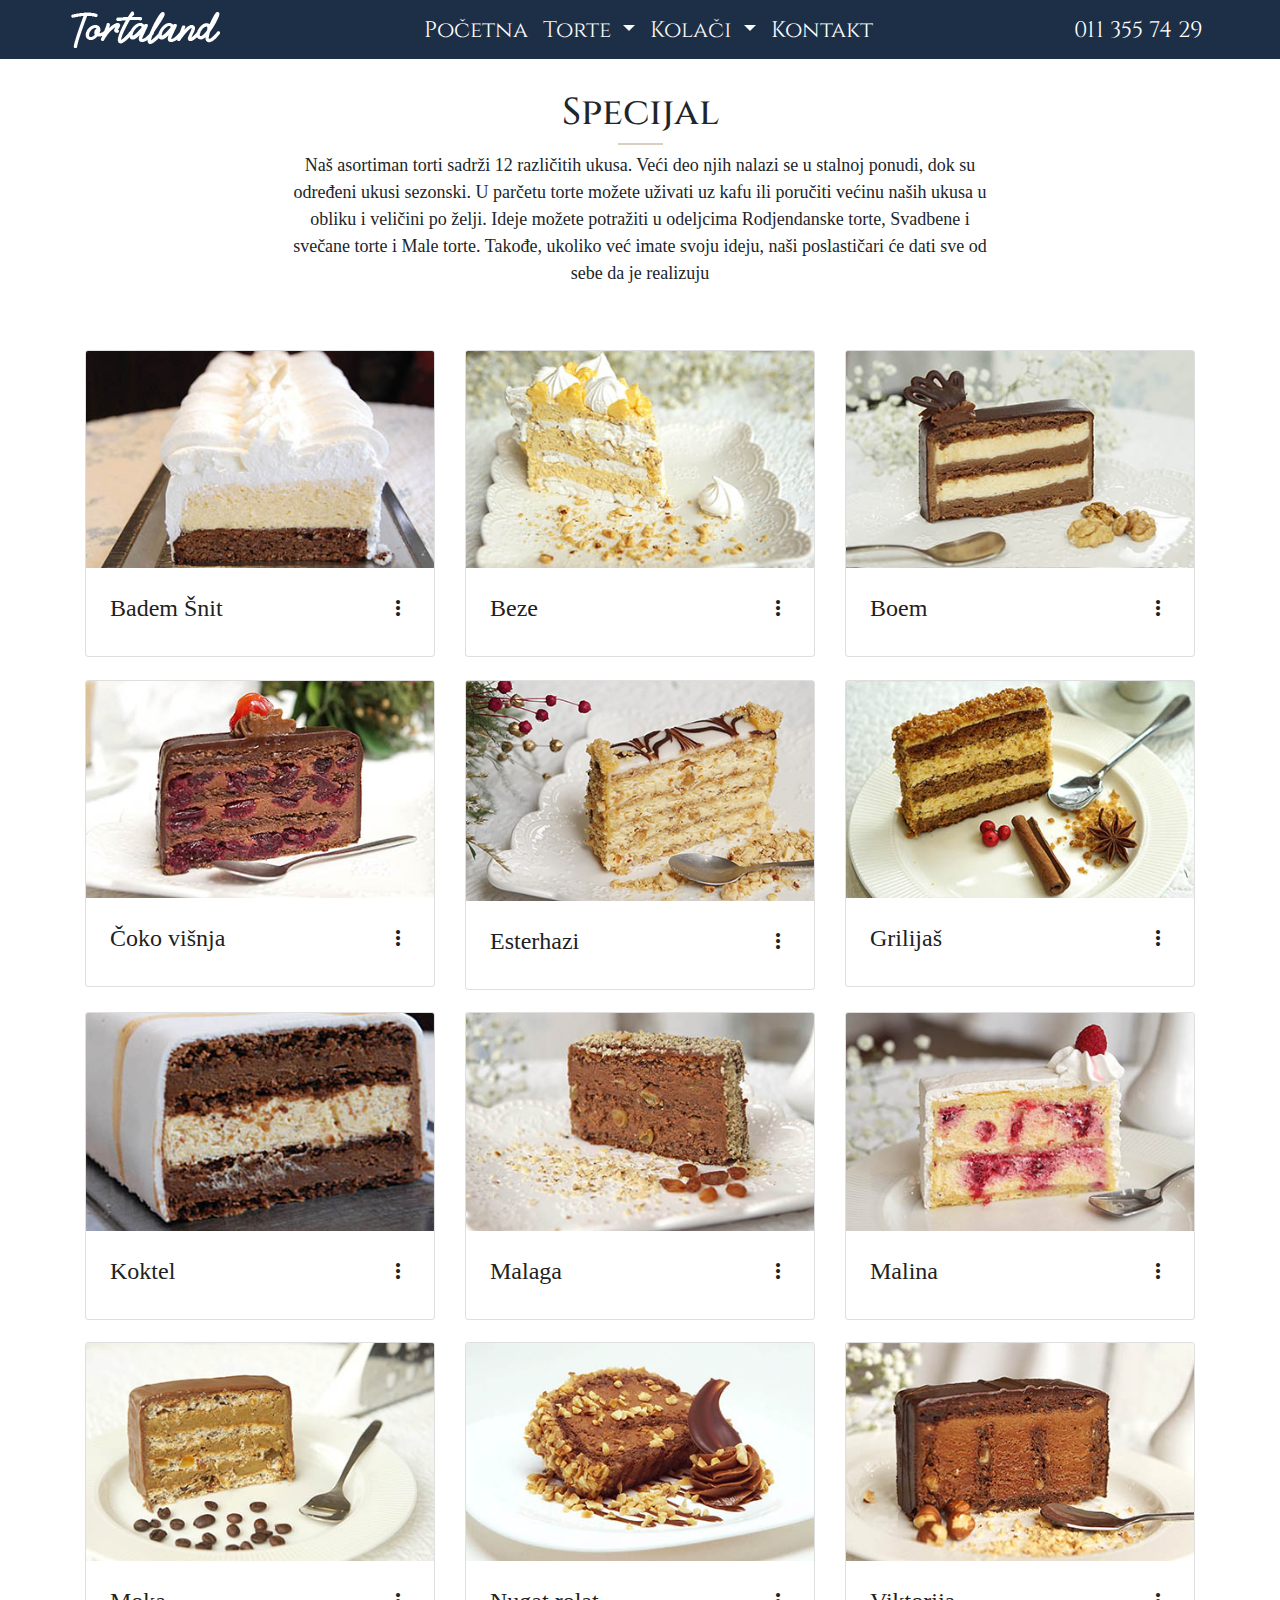
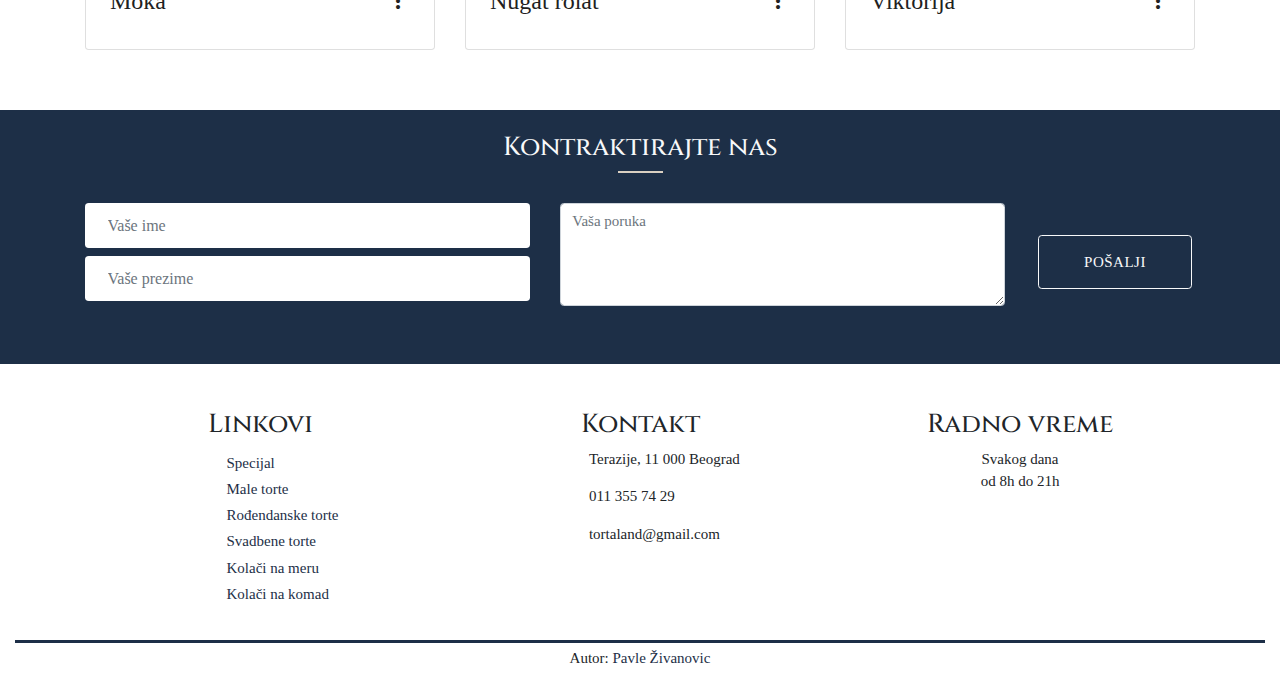
<file: specijal.html>
<!DOCTYPE html>
<html lang="en">
<head>
    <meta name="description" content="Naš asortiman torti sadrži 12 različitih ukusa. Veći deo njih nalazi se u stalnoj ponudi, dok su određeni ukusi sezonski. "/>
    <meta name="keywords" content="Specijal, Tortaland, poslastičarnica, 12 različitih ukusa, reforma, beze, boem, badem šnit"/>
    <meta charset="UTF-8"/>
    <meta name="viewport" content="width=device-width, initial-scale=1.0"/>
    <meta http-equiv="X-UA-Compatible" content="ie=edge"/>
    <title>Specijal | Tortaland | Poslasticarnica</title>
    <link rel="shortcut icon" href="img/logo.ico" type="image/x-icon"/>
    <link rel="stylesheet" href="mt/css/materialize.min.css"/>
    <link rel="stylesheet" href="bt/css/bootstrap.min.css"/>
    <link rel="stylesheet" href="css/style.min.css"/>
    <link href="https://fonts.googleapis.com/css?family=Cinzel&display=swap" rel="stylesheet">
    <link rel="stylesheet" href="https://use.fontawesome.com/releases/v5.9.0/css/all.css" integrity="sha384-i1LQnF23gykqWXg6jxC2ZbCbUMxyw5gLZY6UiUS98LYV5unm8GWmfkIS6jqJfb4E" crossorigin="anonymous">
    <script src="https://code.jquery.com/jquery-3.3.1.slim.min.js" integrity="sha384-q8i/X+965DzO0rT7abK41JStQIAqVgRVzpbzo5smXKp4YfRvH+8abtTE1Pi6jizo" crossorigin="anonymous"></script>
    <script src="https://cdnjs.cloudflare.com/ajax/libs/popper.js/1.14.7/umd/popper.min.js" integrity="sha384-UO2eT0CpHqdSJQ6hJty5KVphtPhzWj9WO1clHTMGa3JDZwrnQq4sF86dIHNDz0W1" crossorigin="anonymous"></script>
    <script src="https://cdnjs.cloudflare.com/ajax/libs/materialize/1.0.0/js/materialize.min.js"></script>
    <link href="https://fonts.googleapis.com/icon?family=Material+Icons" rel="stylesheet">
  </head>
<body>
<div class="container-fluid pozadina fixed-top">
        <nav class="navbar navbar-expand-lg navbar-dark container np">
            <a class="navbar-brand" href="index.html"><img src="img/logo2.png" alt="Logo"></a>
            <button class="navbar-toggler border border-light" type="button" data-toggle="collapse" data-target="#navbarNavDropdown" aria-controls="navbarNavDropdown" aria-expanded="false" aria-label="Toggle navigation">
              <span class="navbar-toggler-icon">
              </span>
            </button>
            <div class="collapse navbar-collapse" id="navbarNavDropdown">
              <ul class="navbar-nav ml-lg-auto ml-md-0">
                <li class="nav-item active">
                  <a class="nav-link tekst   pt-3 pt-sm-0 pt-md-0 pt-lg-0 pt-xl-0" href="index.html">Početna<span class="sr-only">(current)</span></a>
                </li>
                <li class="nav-item dropdown">
                    <a class="nav-link dropdown-toggle text-light tekst   pt-3 pt-sm-0 pt-md-0 pt-lg-0 pt-xl-0" href="#" id="navbarDropdownMenuLink" role="button" data-toggle="dropdown" aria-haspopup="true" aria-expanded="false">
                     Torte
                    </a>
                    <div class="dropdown-menu" aria-labelledby="navbarDropdownMenuLink">
                        <a class="dropdown-item tekst" href="specijal.html">Specijal</a>
                      <a class="dropdown-item tekst" href="maleTorte.html">Male</a>
                      <a class="dropdown-item tekst" href="rodjendanskeTorte.html">Rodjendanske </a>
                      <a class="dropdown-item tekst" href="svadbeneTorte.html">Svadbene</a>
                    </div>
                  </li>
                  <li class="nav-item dropdown">
                      <a class="nav-link dropdown-toggle text-light dp tekst   pt-3 pt-sm-0 pt-md-0 pt-lg-0 pt-xl-0" href="#" id="navbarDropdownMenuLink" role="button" data-toggle="dropdown" aria-haspopup="true" aria-expanded="false">
                        Kolači
                      </a>
                      <div class="dropdown-menu dp" aria-labelledby="navbarDropdownMenuLink">
                        <a class="dropdown-item tekst" href="kolaciNaMeru.html">Kolači na meru</a>
                        <a class="dropdown-item tekst" href="kolaciNaKomad.html">Kolači na komad</a>
                    </li>
                    <li class="nav-item active">
                        <a class="nav-link tekst   pt-3 pt-sm-0 pt-md-0 pt-lg-0 pt-xl-0" href="kontakt.html">Kontakt</a>
                      </li>
                   
                     
                        </ul>
                        <ul class="navbar-nav ml-lg-auto ml-md-0 ">
                            <li class="nav-item active pt-3 pt-sm-0 pt-md-0 pt-lg-0 pt-xl-0">
                                <a class="nav-link tekst d-flex align-items-center" href="#"><i class="fas fa-phone-alt pr-1 d-flex align-items-center"></i> 011 355 74 29</a>
                             
                              </li>
                        </ul>
                    
            </div>
          </nav>
   
</div>
<div class="container-fluid mt-5">
    <div class="row ">
            <div class="col-lg-12">
                <h1 class="text-center mt-5">Specijal</h1>
                <div class="linija"></div>
            </div>
            <div class="row d-flex justify-content-center">
                <div class="col-lg-7">
                        <p class="text-center tekstVeci">Naš asortiman torti sadrži 12 različitih ukusa. Veći deo njih nalazi se u stalnoj ponudi, dok su određeni ukusi sezonski. U parčetu torte možete uživati uz kafu ili poručiti većinu naših ukusa u obliku i veličini po želji. Ideje možete potražiti u odeljcima Rodjendanske torte, Svadbene i svečane torte i Male torte. Takođe, ukoliko već imate svoju ideju, naši poslastičari će dati sve od sebe da je realizuju</p>
                </div>
            </div>
    </div>
</div>
<div class="container"> 
    <div class="row">

                <div class="col-lg-4 col-md-6 col-xs-12">
                  <div class="card">
                    <div class="card-image waves-effect waves-block waves-light">
                      <img class="activator" src="img/spec1.jpg" alt="spec1"/>
                    </div>
                    <div class="card-content">
                      <span class="card-title activator grey-text text-darken-4">Badem Šnit<i class="material-icons right">more_vert</i></span>
                    </div>
                    <div class="card-reveal">
                      <span class="card-title grey-text text-darken-4">Recept:<i class="material-icons right">close</i></span>
                      <h4>Kore:</h4>
                      <p>Jaja, šećer,puter, brašno, čokolada, badem</p>
                      <h4>Krem:</h4>
                      <p>Jaja, šećer,puter, slatka pavlaka, badem</p> 
                    </div>
                  </div>
                </div>
                <div class="col-lg-4 col-md-6 col-xs-12">
                    <div class="card">
                      <div class="card-image waves-effect waves-block waves-light">
                        <img class="activator" src="img/spec2.jpg" alt="spec2"/>
                      </div>
                      <div class="card-content">
                        <span class="card-title activator grey-text text-darken-4">Beze<i class="material-icons right">more_vert</i></span>
                      </div>
                      <div class="card-reveal">
                        <span class="card-title grey-text text-darken-4">Recept:<i class="material-icons right">close</i></span>
                        <h4>Kore:</h4>
                        <p>Belanca, šećer</p>
                        <h4>Krem:</h4>
                        <p>Jaja, šećer, puter, slatka pavlaka, lešnik</p> 
                      </div>
                    </div>
                </div>
                <div class="col-lg-4 col-md-6 col-xs-12">
                    <div class="card">
                      <div class="card-image waves-effect waves-block waves-light">
                        <img class="activator" src="img/spec3.jpg" alt="spec3"/>
                      </div>
                      <div class="card-content">
                        <span class="card-title activator grey-text text-darken-4">Boem<i class="material-icons right">more_vert</i></span>
                      </div>
                      <div class="card-reveal">
                        <span class="card-title grey-text text-darken-4">Recept:<i class="material-icons right">close</i></span>
                        <h4>Kore:</h4>
                        <p>Belanca, šećer, brašno, kakao, orah</p>
                        <h4>Krem:</h4>
                        <p>Jaja, šećer,puter, čokolada, mleko, gustin, slatka pavlaka</p> 
                      </div>
                    </div>
                </div>
                <div class="col-lg-4 col-md-6 col-xs-12">
                    <div class="card">
                      <div class="card-image waves-effect waves-block waves-light">
                        <img class="activator" src="img/spec4.jpg" alt="spec4"/>
                      </div>
                      <div class="card-content">
                        <span class="card-title activator grey-text text-darken-4">Čoko višnja<i class="material-icons right">more_vert</i></span>
                      </div>
                      <div class="card-reveal">
                        <span class="card-title grey-text text-darken-4">Recept:<i class="material-icons right">close</i></span>
                        <h4>Kore:</h4>
                        <p>Belanca, šećer, brašno, kakao, orah</p>
                        <h4>Krem:</h4>
                        <p>Jaja, šećer,puter, čokolada, aroma višnje, višnje </p> 
                      </div>
                    </div>
                </div>
                <div class="col-lg-4 col-md-6 col-xs-12">
                    <div class="card">
                      <div class="card-image waves-effect waves-block waves-light">
                        <img class="activator" src="img/spec5.jpg" alt="spec5"/>
                      </div>
                      <div class="card-content">
                        <span class="card-title activator grey-text text-darken-4">Esterhazi<i class="material-icons right">more_vert</i></span>
                      </div>
                      <div class="card-reveal">
                        <span class="card-title grey-text text-darken-4">Recept:<i class="material-icons right">close</i></span>
                        <h4>Kore:</h4>
                        <p>Belanca, šećer, brašno, kakao, lešnik</p>
                        <h4>Krem:</h4>
                        <p>Jaja, šećer,puter, gustin, slatka pavlaka, lešnik </p> 
                      </div>
                    </div>
                </div>
                <div class="col-lg-4 col-md-6 col-xs-12">
                    <div class="card">
                      <div class="card-image waves-effect waves-block waves-light">
                        <img class="activator" src="img/spec6.jpg" alt="spec6"/>
                      </div>
                      <div class="card-content">
                        <span class="card-title activator grey-text text-darken-4">Grilijaš<i class="material-icons right">more_vert</i></span>
                      </div>
                      <div class="card-reveal">
                        <span class="card-title grey-text text-darken-4">Recept:<i class="material-icons right">close</i></span>
                        <h4>Kore:</h4>
                        <p>Jaja, šećer, brašno, orah, prepečeni šećer</p>
                        <h4>Krem:</h4>
                        <p>Jaja, šećer,puter, bela čokolada, orah, prepečeni šećer</p> 
                      </div>
                    </div>
                </div>
                <div class="col-lg-4 col-md-6 col-xs-12">
                    <div class="card">
                      <div class="card-image waves-effect waves-block waves-light">
                        <img class="activator" src="img/spec7.jpg" alt="spec7"/>
                      </div>
                      <div class="card-content">
                        <span class="card-title activator grey-text text-darken-4">Koktel<i class="material-icons right">more_vert</i></span>
                      </div>
                      <div class="card-reveal">
                        <span class="card-title grey-text text-darken-4">Recept:<i class="material-icons right">close</i></span>
                        <h4>Kore:</h4>
                        <p>Belanca, šećer, brašno, kakao, orah</p>
                        <h4>Krem:</h4>
                        <p>Jaja, šećer,puter, čokolada, slatka pavlaka, lešnik, liker </p> 
                      </div>
                    </div>
                </div>
                <div class="col-lg-4 col-md-6 col-xs-12">
                    <div class="card">
                      <div class="card-image waves-effect waves-block waves-light">
                        <img class="activator" src="img/spec8.jpg" alt="spec8"/>
                      </div>
                      <div class="card-content">
                        <span class="card-title activator grey-text text-darken-4">Malaga<i class="material-icons right">more_vert</i></span>
                      </div>
                      <div class="card-reveal">
                        <span class="card-title grey-text text-darken-4">Recept:<i class="material-icons right">close</i></span>
                        <h4>Kore:</h4>
                        <p>Jaja, šećer, brašno, orah, čokolada</p>
                        <h4>Krem:</h4>
                        <p>Jaja, šećer,puter, čokolada, suvo grožđe, rum </p> 
                      </div>
                    </div>
                </div>
                <div class="col-lg-4 col-md-6 col-xs-12">
                    <div class="card">
                      <div class="card-image waves-effect waves-block waves-light">
                        <img class="activator" src="img/spec9.jpg" alt="spec9"/>
                      </div>
                      <div class="card-content">
                        <span class="card-title activator grey-text text-darken-4">Malina<i class="material-icons right">more_vert</i></span>
                      </div>
                      <div class="card-reveal">
                        <span class="card-title grey-text text-darken-4">Recept:<i class="material-icons right">close</i></span>
                        <h4>Kore:</h4>
                        <p>Jaja, šećer, brašno</p>
                        <h4>Krem:</h4>
                        <p>Jaja, šećer,puter, slatka pavlaka, maline </p> 
                      </div>
                    </div>
                </div>
                <div class="col-lg-4 col-md-6 col-xs-12">
                    <div class="card">
                      <div class="card-image waves-effect waves-block waves-light">
                        <img class="activator" src="img/spec10.jpg" alt="spec10"/>
                      </div>
                      <div class="card-content">
                        <span class="card-title activator grey-text text-darken-4">Moka<i class="material-icons right">more_vert</i></span>
                      </div>
                      <div class="card-reveal">
                        <span class="card-title grey-text text-darken-4">Recept:<i class="material-icons right">close</i></span>
                        <h4>Kore:</h4>
                        <p> Belanca, šećer, brašno, orah,suvo voće, čokolada, lešnik, suvo grožđe, kandirano voće.</p>
                        <h4>Krem:</h4>
                        <p>Jaja, šećer,puter, nes kafa</p> 
                      </div>
                    </div>
                </div>
                <div class="col-lg-4 col-md-6 col-xs-12">
                    <div class="card">
                      <div class="card-image waves-effect waves-block waves-light">
                        <img class="activator" src="img/spec11.jpg" alt="spec11"/>
                      </div>
                      <div class="card-content">
                        <span class="card-title activator grey-text text-darken-4">Nugat rolat<i class="material-icons right">more_vert</i></span>
                      </div>
                      <div class="card-reveal">
                        <span class="card-title grey-text text-darken-4">Recept:<i class="material-icons right">close</i></span>
                        <h4>Kore:</h4>
                        <p>Belanca, šećer, brašno, kakao, orah</p>
                        <h4>Krem:</h4>
                        <p>Jaja, šećer,puter, čokolada, slatka pavlaka, nutela, lešnik </p> 
                      </div>
                    </div>
                </div>
                <div class="col-lg-4 col-md-6 col-xs-12">
                    <div class="card">
                      <div class="card-image waves-effect waves-block waves-light">
                        <img class="activator" src="img/spec12.jpg" alt="spec12"/>
                      </div>
                      <div class="card-content">
                        <span class="card-title activator grey-text text-darken-4">Viktorija<i class="material-icons right">more_vert</i></span>
                      </div>
                      <div class="card-reveal">
                        <span class="card-title grey-text text-darken-4">Recept:<i class="material-icons right">close</i></span>
                        <h4>Kore:</h4>
                        <p>Jaja, šećer, čokolada, lešnik</p>
                        <h4>Krem:</h4>
                        <p>Jaja, šećer,puter, čokolada, liker</p> 
                      </div>
                    </div>
                </div>
                
                
                
     </div>
</div>

<div class="container-fluid pozadina p-4 mt-5">
    <div class="container my-auto">
<div class="row mb-4">
    <div class="col-lg-12 p-0">
        <h3 class="text-center text-light">Kontraktirajte nas</h3>
    <div class="linija"></div>
  </div>
</div>
  <div class="row">
    <div class="col-lg-5"><form id="forma" action="" method="GET">
      <div class="form-group mb-2">
        
        <input type="text" class="form-control p-4" id="formGroupExampleInput" placeholder="Vaše ime"/>
      </div>
      <div class="form-group mb-2">
        <input type="text" class="form-control p-4" id="formGroupExampleInput2" placeholder="Vaše prezime"/>
      </div>
    </form></div>
    <div class="col-lg-5">
        <form id="forma" action="" method="GET">
      <div class="form-group">
        <textarea class="form-control" id="exampleFormControlTextarea1" rows="4" placeholder="Vaša poruka"></textarea>
      </div>
    </form>
    </div>
    <div class="col-lg-2 col-md-10 col-sm-12 col-xs-12 mx-auto d-flex align-items-center">
        <input class="btn btn-transparent border border-light text-light mx-auto pl-5 pr-5 pt-3 pb-3" type="submit"form="forma" value="Pošalji">
    </div>
  </div>
</div>
</div>
<div class="container">
    <div class="row mt-5">
      
      <div class="col-lg-4 col-md-6 ml-md-auto ">
        <div class="textHolder">
        <h3 class="">Linkovi</h3>
        </div>
        <div class="d-flex justify-content-center">
        <ul class="">
          <li class="mt-1  ml-5"><a href="specijal.html" class="linkovi">Specijal</a></li>
          <li class="mt-1 ml-5"><a href="maleTorte.html" class="linkovi">Male torte</a></li>
          <li class="mt-1 ml-5"><a href="rodjendanskeTorte.html" class="linkovi">Rođendanske torte</a></li>
          <li class="mt-1 ml-5"><a href="svadbeneTorte.html" class="linkovi">Svadbene torte</a></li>
          <li class="mt-1 ml-5"><a href="kolaciNaMeru.html" class="linkovi">Kolači na meru</a></li>
          <li class="mt-1 ml-5"><a href="kolaciNaKomad.html" class="linkovi">Kolači na komad</a></li>
        </ul>
      </div>
      </div>
      <div class="col-lg-4 col-md-6 mx-md-auto ">
          <h3 class="text-center">Kontakt</h3>
          <div class="textHolder ">
            <div class="twrap ">
          <p class="ml-5"><i class="fas fa-map-marker-alt mr-1 "></i>Terazije, 11 000 Beograd</p>
          <p class="ml-5"><i class="fas fa-phone-alt mr-1"></i>011 355 74 29</p>
          <p class="ml-5"><i class="fas fa-envelope mr-1"></i>tortaland@gmail.com</p>
          <p class="text-center">
              <a href="https://www.facebook.com/" target="blank"><i class="fab fa-facebook-f mr-2 soc"></i></a>
              <a href="https://www.instagram.com/" target="blank"><i class="fab fa-instagram mr-2 soc"></i></a>
               <a href="https://twitter.com/?lang=sr"target="blank"><i class="fab fa-twitter soc mr-2"></i></a>
               <a href="sitemap.xml"target="blank"><i class="fas fa-sitemap soc"></i></a></p>
        </div>
        </div>
      </div>
      <div class="col-lg-4 col-md-12 col-sm-12 ">
          <h3 class="text-center">Radno vreme</h3>
          <p class="mb-0 text-center">Svakog dana</p>
          <p class="text-center">od 8h do 21h</p>
      </div>
        </div>
      </div>
  

<div class="container-fluid mt-3 ">
  <div class="row mt-3">
    <div class="col-lg-12 fborder pt-1">
      <p class="text-center my-auto"> Autor: <a href="autor.html" class="linkovi autor">Pavle Živanovic</a></p>
    </div>
  </div>
</div>
<script src="bt/js/bootstrap.min.js"></script>

   
</body>
</html>
</file>
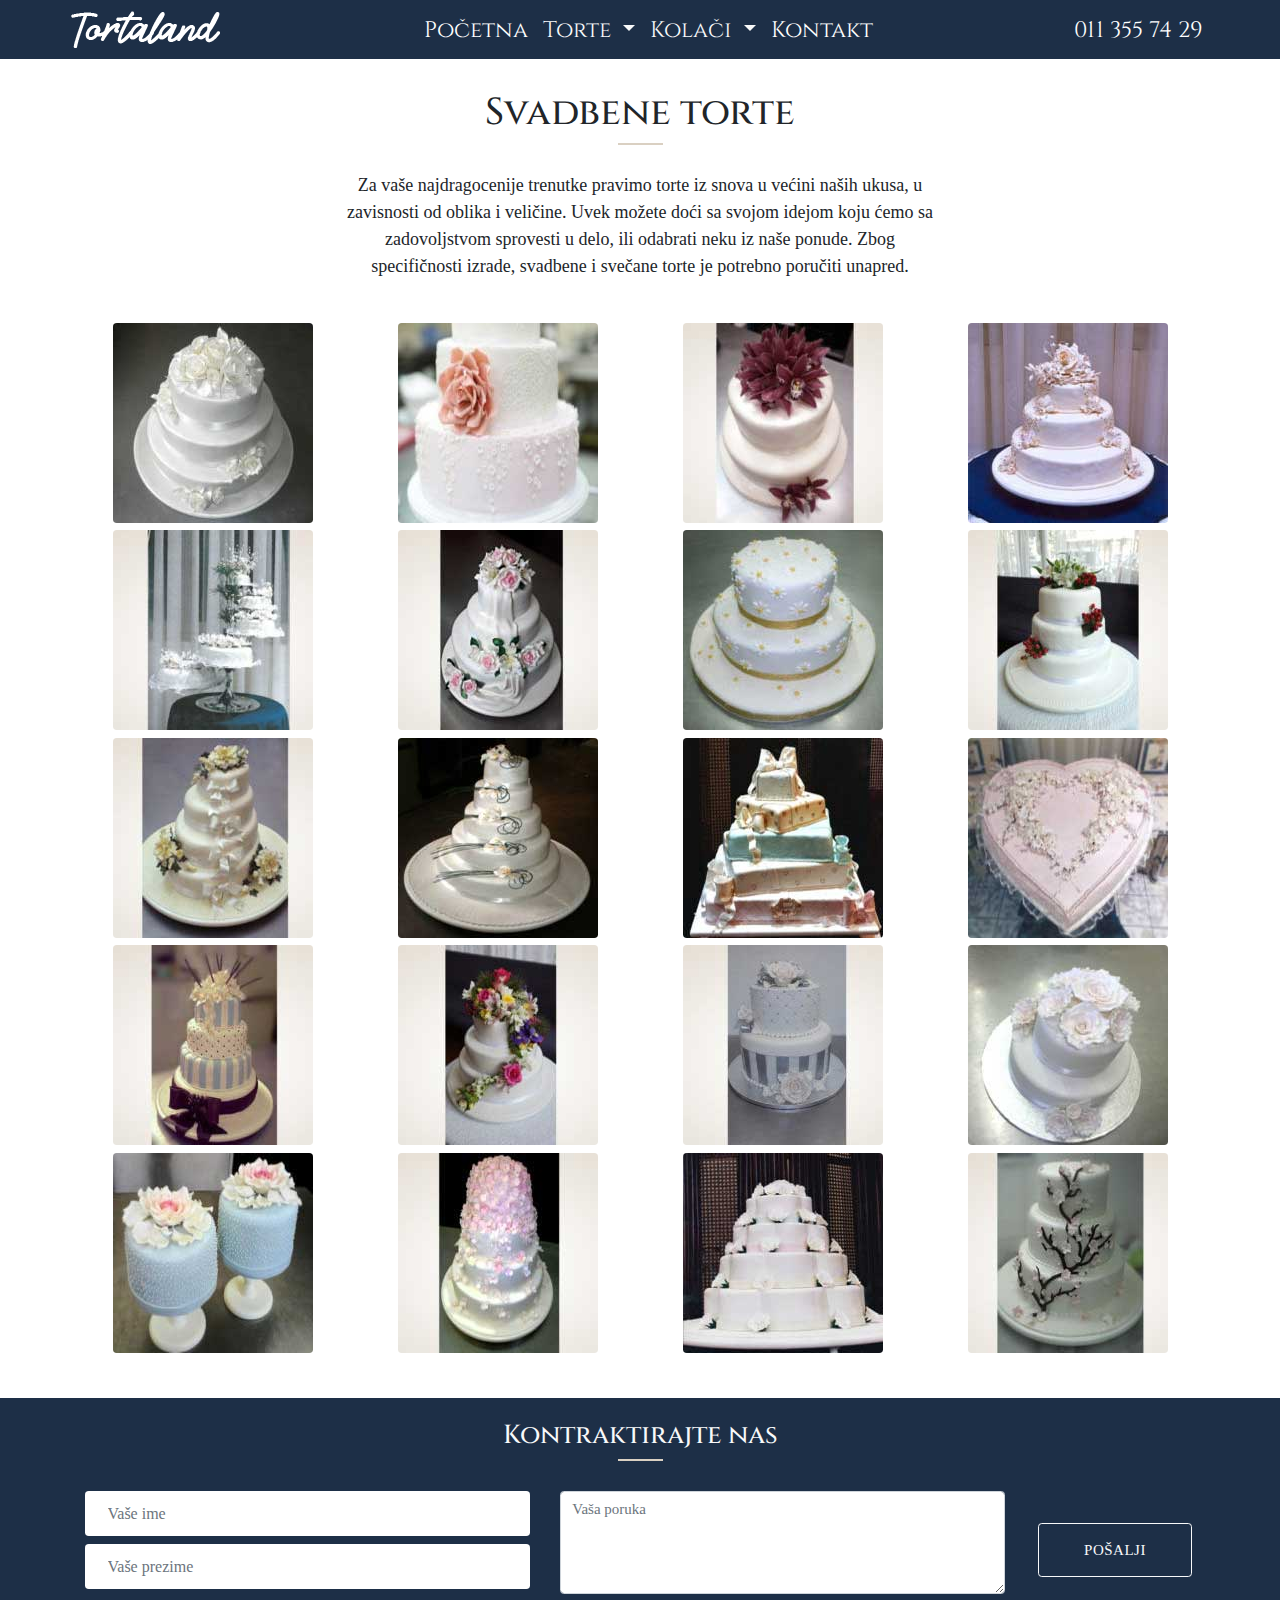
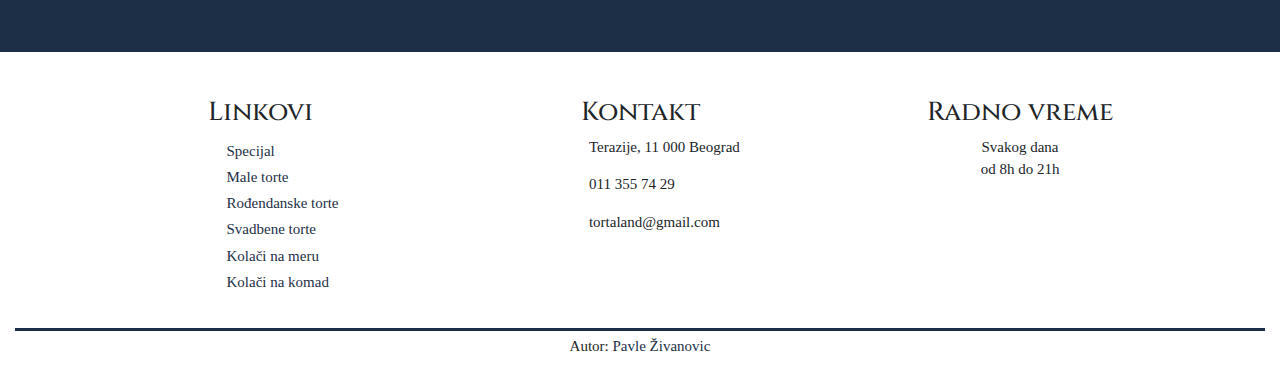
<file: svadbeneTorte.html>
<!DOCTYPE html>
<html lang="en">
<head>
    <meta name="description" content="Za vaše najdragocenije trenutke pravimo torte iz snova u većini naših ukusa, u zavisnosti od oblika i veličine."/>
    <meta name="keywords" content="Svadbene torte, Tortaland, poslastičarnica, potrebno poručiti unapred"/>
    <meta charset="UTF-8"/>
    <meta name="viewport" content="width=device-width, initial-scale=1.0"/>
    <meta http-equiv="X-UA-Compatible" content="ie=edge"/>
    <title>Svadbene torte | Tortaland | Poslasticarnica</title>
    <link rel="shortcut icon" href="img/logo.ico" type="image/x-icon"/>
    <link rel="stylesheet" href="mt/css/materialize.min.css"/>
    <link rel="stylesheet" href="bt/css/bootstrap.min.css"/>
    <link rel="stylesheet" href="css/style.min.css"/>
    <link href="https://fonts.googleapis.com/css?family=Cinzel&display=swap" rel="stylesheet"/>
    <link rel="stylesheet" href="https://use.fontawesome.com/releases/v5.9.0/css/all.css" integrity="sha384-i1LQnF23gykqWXg6jxC2ZbCbUMxyw5gLZY6UiUS98LYV5unm8GWmfkIS6jqJfb4E" crossorigin="anonymous"/>
    <script src="https://code.jquery.com/jquery-3.3.1.slim.min.js" integrity="sha384-q8i/X+965DzO0rT7abK41JStQIAqVgRVzpbzo5smXKp4YfRvH+8abtTE1Pi6jizo" crossorigin="anonymous"></script>
    <script src="https://cdnjs.cloudflare.com/ajax/libs/popper.js/1.14.7/umd/popper.min.js" integrity="sha384-UO2eT0CpHqdSJQ6hJty5KVphtPhzWj9WO1clHTMGa3JDZwrnQq4sF86dIHNDz0W1" crossorigin="anonymous"></script>
    <script src="https://cdnjs.cloudflare.com/ajax/libs/materialize/1.0.0/js/materialize.min.js"></script>
    <link href="https://fonts.googleapis.com/icon?family=Material+Icons" rel="stylesheet"/>
  </head>
<body>
<div class="container-fluid pozadina fixed-top">
        <nav class="navbar navbar-expand-lg navbar-dark container np">
            <a class="navbar-brand" href="index.html"><img src="img/logo2.png" alt="Logo"></a>
            <button class="navbar-toggler border border-light" type="button" data-toggle="collapse" data-target="#navbarNavDropdown" aria-controls="navbarNavDropdown" aria-expanded="false" aria-label="Toggle navigation">
              <span class="navbar-toggler-icon">
              </span>
            </button>
            <div class="collapse navbar-collapse" id="navbarNavDropdown">
              <ul class="navbar-nav ml-lg-auto ml-md-0">
                <li class="nav-item active">
                  <a class="nav-link tekst     pt-3 pt-sm-0 pt-md-0 pt-lg-0 pt-xl-0" href="index.html">Početna<span class="sr-only">(current)</span></a>
                </li>
                <li class="nav-item dropdown">
                    <a class="nav-link dropdown-toggle text-light tekst  pt-3 pt-sm-0 pt-md-0 pt-lg-0 pt-xl-0" href="#" id="navbarDropdownMenuLink" role="button" data-toggle="dropdown" aria-haspopup="true" aria-expanded="false">
                     Torte
                    </a>
                    <div class="dropdown-menu" aria-labelledby="navbarDropdownMenuLink">
                        <a class="dropdown-item tekst" href="specijal.html">Specijal</a>
                      <a class="dropdown-item tekst" href="maleTorte.html">Male</a>
                      <a class="dropdown-item tekst" href="rodjendanskeTorte.html">Rodjendanske</a>
                      <a class="dropdown-item tekst" href="svadbeneTorte.html">Svadbene</a>
                    </div>
                  </li>
                  <li class="nav-item dropdown">
                      <a class="nav-link dropdown-toggle text-light dp tekst  pt-3 pt-sm-0 pt-md-0 pt-lg-0 pt-xl-0" href="#" id="navbarDropdownMenuLink" role="button" data-toggle="dropdown" aria-haspopup="true" aria-expanded="false">
                        Kolači
                      </a>
                      <div class="dropdown-menu dp" aria-labelledby="navbarDropdownMenuLink">
                        <a class="dropdown-item tekst" href="kolaciNaMeru.html">Kolači na meru</a>
                        <a class="dropdown-item tekst" href="kolaciNaKomad.html">Kolači na komad</a>
                    </li>
                    <li class="nav-item active">
                        <a class="nav-link tekst   pt-3 pt-sm-0 pt-md-0 pt-lg-0 pt-xl-0" href="kontakt.html">Kontakt</a>
                      </li>
                   
                     
                        </ul>
                        <ul class="navbar-nav ml-lg-auto ml-md-0 ">
                            <li class="nav-item active  pt-3 pt-sm-0 pt-md-0 pt-lg-0 pt-xl-0">
                                <a class="nav-link tekst d-flex align-items-center" href="#"><i class="fas fa-phone-alt pr-1 d-flex align-items-center"></i> 011 355 74 29</a>
                             
                              </li>
                        </ul>
                    
            </div>
          </nav>
   
</div>
<div class="container-fluid mt-5">
    <div class="row ">
            <div class="col-lg-12">
                <h1 class="text-center mt-5">Svadbene torte</h1>
                <div class="linija"></div>
            </div>
          </div>
            <div class="row">
                <div class="col-xl-6 col-lg-6 col-md-8 col-sm-8 col-xs-10 mx-auto">
                        <p class="text-center tekstVeci">Za vaše najdragocenije trenutke pravimo torte iz snova u većini naših ukusa, u zavisnosti od oblika i veličine. Uvek možete doći sa svojom idejom koju ćemo sa zadovoljstvom sprovesti u delo, ili odabrati neku iz naše ponude. Zbog specifičnosti izrade, svadbene i svečane torte je potrebno poručiti unapred. </p>
                </div>
            </div>
    </div>
</div>
<div class="container">
<div class="row">
  <div class="col-xl-3 col-lg-4 col-md-6 col-sm-6 col-xs-12 mt-2">
    <img class="materialboxed rounded mx-auto img-fluid" src="img/sv1.jpg" alt="sv1"/>
</div>
<div class="col-xl-3 col-lg-4 col-md-6 col-sm-6 col-xs-12 mt-2 rel">
  <img class="materialboxed rounded mx-auto img-fluid"  src="img/sv2.jpg" alt="sv2"/>
</div>
<div class="col-xl-3 col-lg-4 col-md-6 col-sm-6 col-xs-12 mt-2">
  <img class="materialboxed rounded mx-auto img-fluid"  src="img/sv3.jpg" alt="sv3"/>
</div>
<div class="col-xl-3 col-lg-4 col-md-6 col-sm-6 col-xs-12 mt-2">
  <img class="materialboxed rounded mx-auto img-fluid"  src="img/sv4.jpg" alt="sv4"/>
</div>
<div class="col-xl-3 col-lg-4 col-md-6 col-sm-6 col-xs-12 mt-2">
  <img class="materialboxed rounded mx-auto img-fluid"  src="img/sv5.jpg" alt="sv5"/>
</div>
<div class="col-xl-3 col-lg-4 col-md-6 col-sm-6 col-xs-12 mt-2">
  <img class="materialboxed rounded mx-auto img-fluid"  src="img/sv6.jpg" alt="sv6"/>
</div>
<div class="col-xl-3 col-lg-4 col-md-6 col-sm-6 col-xs-12 mt-2 mx-auto">
  <img class="materialboxed rounded mx-auto img-fluid"  src="img/sv7.jpg" alt="sv7"/>
</div>
<div class="col-xl-3 col-lg-4 col-md-6 col-sm-6 col-xs-12 mt-2">
  <img class="materialboxed rounded mx-auto img-fluid"  src="img/sv8.jpg" alt="sv8"/>
</div>
<div class="col-xl-3 col-lg-4 col-md-6 col-sm-6 col-xs-12 mt-2">
  <img class="materialboxed rounded mx-auto img-fluid"  src="img/sv9.jpg" alt="sv9"/>
</div>
<div class="col-xl-3 col-lg-4 col-md-6 col-sm-6 col-xs-12 mt-2">
  <img class="materialboxed rounded mx-auto img-fluid"  src="img/sv10.jpg" alt="sv10"/>
</div>
<div class="col-xl-3 col-lg-4 col-md-6 col-sm-6 col-xs-12 mt-2">
  <img class="materialboxed rounded mx-auto img-fluid"  src="img/sv11.jpg" alt="sv11"/>
</div>
<div class="col-xl-3 col-lg-4 col-md-6 col-sm-6 col-xs-12 mt-2">
  <img class="materialboxed rounded mx-auto img-fluid" width="w-100" src="img/sv12.jpg" alt="sv12"/>
</div>
<div class="col-xl-3 col-lg-4 col-md-6 col-sm-6 col-xs-12 mt-2">
    <img class="materialboxed rounded mx-auto img-fluid" width="w-100" src="img/sv13.jpg" alt="sv13"/>
  </div>
  <div class="col-xl-3 col-lg-4 col-md-6 col-sm-6 col-xs-12 mt-2">
    <img class="materialboxed rounded mx-auto img-fluid" width="w-100" src="img/sv14.jpg" alt="sv14"/>
  </div>
  <div class="col-xl-3 col-lg-4 col-md-6 col-sm-6 col-xs-12 mt-2">
    <img class="materialboxed rounded mx-auto img-fluid" width="w-100" src="img/sv15.jpg" alt="sv15"/>
  </div>
  <div class="col-xl-3 col-lg-4 col-md-6 col-sm-6 col-xs-12 mt-2">
    <img class="materialboxed rounded mx-auto img-fluid" width="w-100" src="img/sv16.jpg" alt="sv16"/>
  </div>
  <div class="col-xl-3 col-lg-4 col-md-6 col-sm-6 col-xs-12 mt-2">
    <img class="materialboxed rounded mx-auto img-fluid" width="w-100" src="img/sv17.jpg" alt="sv17"/>
  </div>
  <div class="col-xl-3 col-lg-4 col-md-6 col-sm-6 col-xs-12 mt-2">
    <img class="materialboxed rounded mx-auto img-fluid" width="w-100" src="img/sv18.jpg" alt="sv18"/>
  </div>
  <div class="col-xl-3 col-lg-4 col-md-6 col-sm-6 col-xs-12 mt-2">
    <img class="materialboxed rounded mx-auto img-fluid" width="w-100" src="img/sv19.jpg" alt="sv19"/>
  </div>
  <div class="col-xl-3 col-lg-4 col-md-6 col-sm-6 col-xs-12 mt-2">
    <img class="materialboxed rounded mx-auto img-fluid" width="w-100" src="img/sv20.jpg" alt="sv20"/>
  </div>

</div>
</div>

<div class="container-fluid pozadina p-4 mt-5">
    <div class="container my-auto">
<div class="row mb-4">
    <div class="col-lg-12 p-0">
        <h3 class="text-center text-light">Kontraktirajte nas</h3>
    <div class="linija"></div>
  </div>
</div>
  <div class="row">
    <div class="col-lg-5"><form id="forma" action="" method="GET">
      <div class="form-group mb-2">
        
        <input type="text" class="form-control p-4" id="formGroupExampleInput" placeholder="Vaše ime"/>
      </div>
      <div class="form-group mb-2">
        <input type="text" class="form-control p-4" id="formGroupExampleInput2" placeholder="Vaše prezime"/>
      </div>
    </form></div>
    <div class="col-lg-5">
        <form id="forma" action="" method="GET">
      <div class="form-group">
        <textarea class="form-control" id="exampleFormControlTextarea1" rows="4" placeholder="Vaša poruka"></textarea>
      </div>
    </form>
    </div>
    <div class="col-lg-2 col-md-10 col-sm-12 col-xs-12 mx-auto d-flex align-items-center">
        <input class="btn btn-transparent border border-light text-light mx-auto pl-5 pr-5 pt-3 pb-3" type="submit"form="forma" value="Pošalji">
    </div>
  </div>
</div>
</div>
<div class="container">
    <div class="row mt-5">
      
      <div class="col-lg-4 col-md-6 ml-md-auto ">
        <div class="textHolder">
        <h3 class="">Linkovi</h3>
        </div>
        <div class="d-flex justify-content-center">
        <ul class="">
          <li class="mt-1  ml-5"><a href="specijal.html" class="linkovi">Specijal</a></li>
          <li class="mt-1 ml-5"><a href="maleTorte.html" class="linkovi">Male torte</a></li>
          <li class="mt-1 ml-5"><a href="rodjendanskeTorte.html" class="linkovi">Rođendanske torte</a></li>
          <li class="mt-1 ml-5"><a href="svadbeneTorte.html" class="linkovi">Svadbene  torte</a></li>
          <li class="mt-1 ml-5"><a href="kolaciNaMeru.html" class="linkovi">Kolači na meru</a></li>
          <li class="mt-1 ml-5"><a href="kolaciNaKomad.html" class="linkovi">Kolači na komad</a></li>
        </ul>
      </div>
      </div>
      <div class="col-lg-4 col-md-6 mx-md-auto ">
          <h3 class="text-center">Kontakt</h3>
          <div class="textHolder ">
            <div class="twrap ">
          <p class="ml-5"><i class="fas fa-map-marker-alt mr-1 "></i>Terazije, 11 000 Beograd</p>
          <p class="ml-5"><i class="fas fa-phone-alt mr-1"></i>011 355 74 29</p>
          <p class="ml-5"><i class="fas fa-envelope mr-1"></i>tortaland@gmail.com</p>
          <p class="text-center">
              <a href="https://www.facebook.com/" target="blank"><i class="fab fa-facebook-f mr-2 soc"></i></a>
              <a href="https://www.instagram.com/" target="blank"><i class="fab fa-instagram mr-2 soc"></i></a>
               <a href="https://twitter.com/?lang=sr"target="blank"><i class="fab fa-twitter soc mr-2"></i></a>
               <a href="sitemap.xml"target="blank"><i class="fas fa-sitemap soc"></i></a></p>
        </div>
        </div>
      </div>
      <div class="col-lg-4 col-md-12 col-sm-12 ">
          <h3 class="text-center">Radno vreme</h3>
          <p class="mb-0 text-center">Svakog dana</p>
          <p class="text-center">od 8h do 21h</p>
      </div>
        </div>
      </div>
  

<div class="container-fluid mt-3 ">
  <div class="row mt-3">
    <div class="col-lg-12 fborder pt-1">
      <p class="text-center my-auto"> Autor: <a href="autor.html" class="linkovi autor">Pavle Živanovic</a></p>
    </div>
  </div>
</div>
<script src="bt/js/bootstrap.min.js"></script>
<script src="mt/js/moj.js"></script>

   
</body>
</html>
</file>
<file: css/style.min.css>
body{font-family:'Open Sans'!important}*{box-sizing:border-box!important}a,h1,h2,h3{font-family:Cinzel,serif}.pozadina{background-color:#1d2f47}.pozadina2{background-color:#dad0c2}.pozadina2:hover{background-color:#fff!important}.ikonica{color:#fff}.dp:hover,a:hover{color:#dad0c2!important;transition:.4s!important}.np{padding:0}.carousel-inner img{max-height:700px}.tekst{font-size:1.5em;padding:.5em 0}.tekstVeci{font-size:1.2em}.bordertk{border:3px solid #dad0c2}.bordertk:hover{border:3px solid #1d2f47}.bordertk:hover .ttk{color:#1d2f47}.torte{max-width:100px;max-height:100px}.ttk{color:#dad0c2}.druga,.prva{height:100px}.kolaci{max-width:100px;max-height:100px}ul{list-style-type:none}ul li a{color:#1d2f47}.linkovi{font-family:'Open Sans'!important}.soc{font-size:1.6rem;color:#000}.socv{font-size:2rem;color:#000}.soc:hover,.socv:hover{color:#1d2f47;transition:.3s}.autor{color:#1d2f47}.autor:hover{color:#dad0c2;transition:.2s}.fborder{border-top:3px solid #1d2f47}.textHolder{display:flex;justify-content:center}.linija{width:3rem;height:2px;margin:.5em auto;background:#dad0c2}.row{margin-left:0;margin-right:0}.container .row{margin-left:-15px;margin-right:-15px}nav{background-color:transparent;height:unset;border:transparent;line-height:20px}nav ul li.active{background-color:transparent}.btn,.btn-floating,.btn-large,.btn-small,.card,.card-panel,.collapsible,.dropdown-content,.sidenav,.toast,.z-depth-1,nav{box-shadow:none}nav ul li a:hover{background-color:transparent}input:not([type]),input[type=date]:not(.browser-default),input[type=datetime-local]:not(.browser-default),input[type=datetime]:not(.browser-default),input[type=email]:not(.browser-default),input[type=number]:not(.browser-default),input[type=password]:not(.browser-default),input[type=search]:not(.browser-default),input[type=tel]:not(.browser-default),input[type=text]:not(.browser-default),input[type=time]:not(.browser-default),input[type=url]:not(.browser-default),textarea.materialize-textarea{background-color:#fff;border:unset;border-radius:.25rem;outline:0;height:3rem;width:100%;font-size:16px;margin:0 0 8px 0;padding:0;-webkit-box-shadow:none;box-shadow:none;-webkit-box-sizing:content-box;box-sizing:content-box}.btn:hover{background:0 0}button:focus{background-color:transparent}.kartica-link{font-family:'Open Sans'!important}.btn,.btn-flat,.btn-large,.btn-small{height:unset}.margina{margin-top:70px}.kontaktForma{background-color:transparent!important;border:none!important;border-bottom:1px solid #9e9e9e!important;border-radius:0!important;outline:0!important;height:3rem!important;width:100%!important;font-size:16px!important;margin:0 0 8px 0!important;padding:0!important;-webkit-box-shadow:none!important;box-shadow:none!important;-webkit-box-sizing:content-box!important;box-sizing:content-box!important;-webkit-transition:border .3s,-webkit-box-shadow .3s!important;transition:border .3s,-webkit-box-shadow .3s!important;transition:box-shadow .3s,border .3s!important;transition:box-shadow .3s,border .3s,-webkit-box-shadow .3s;color:#fff}.tkf{color:#1d2f47}.bt{color:#fff}textarea::placeholder{color:#fff}.mod{background-color:#dad0c2}.mod:hover{background-color:#fff;color:#1d2f47}.modal{background-color:transparent}.modal,.z-depth-5{box-shadow:none}.tik:hover{text-decoration:none}.lm{padding:0}.nav-link{padding:0}
</file>
